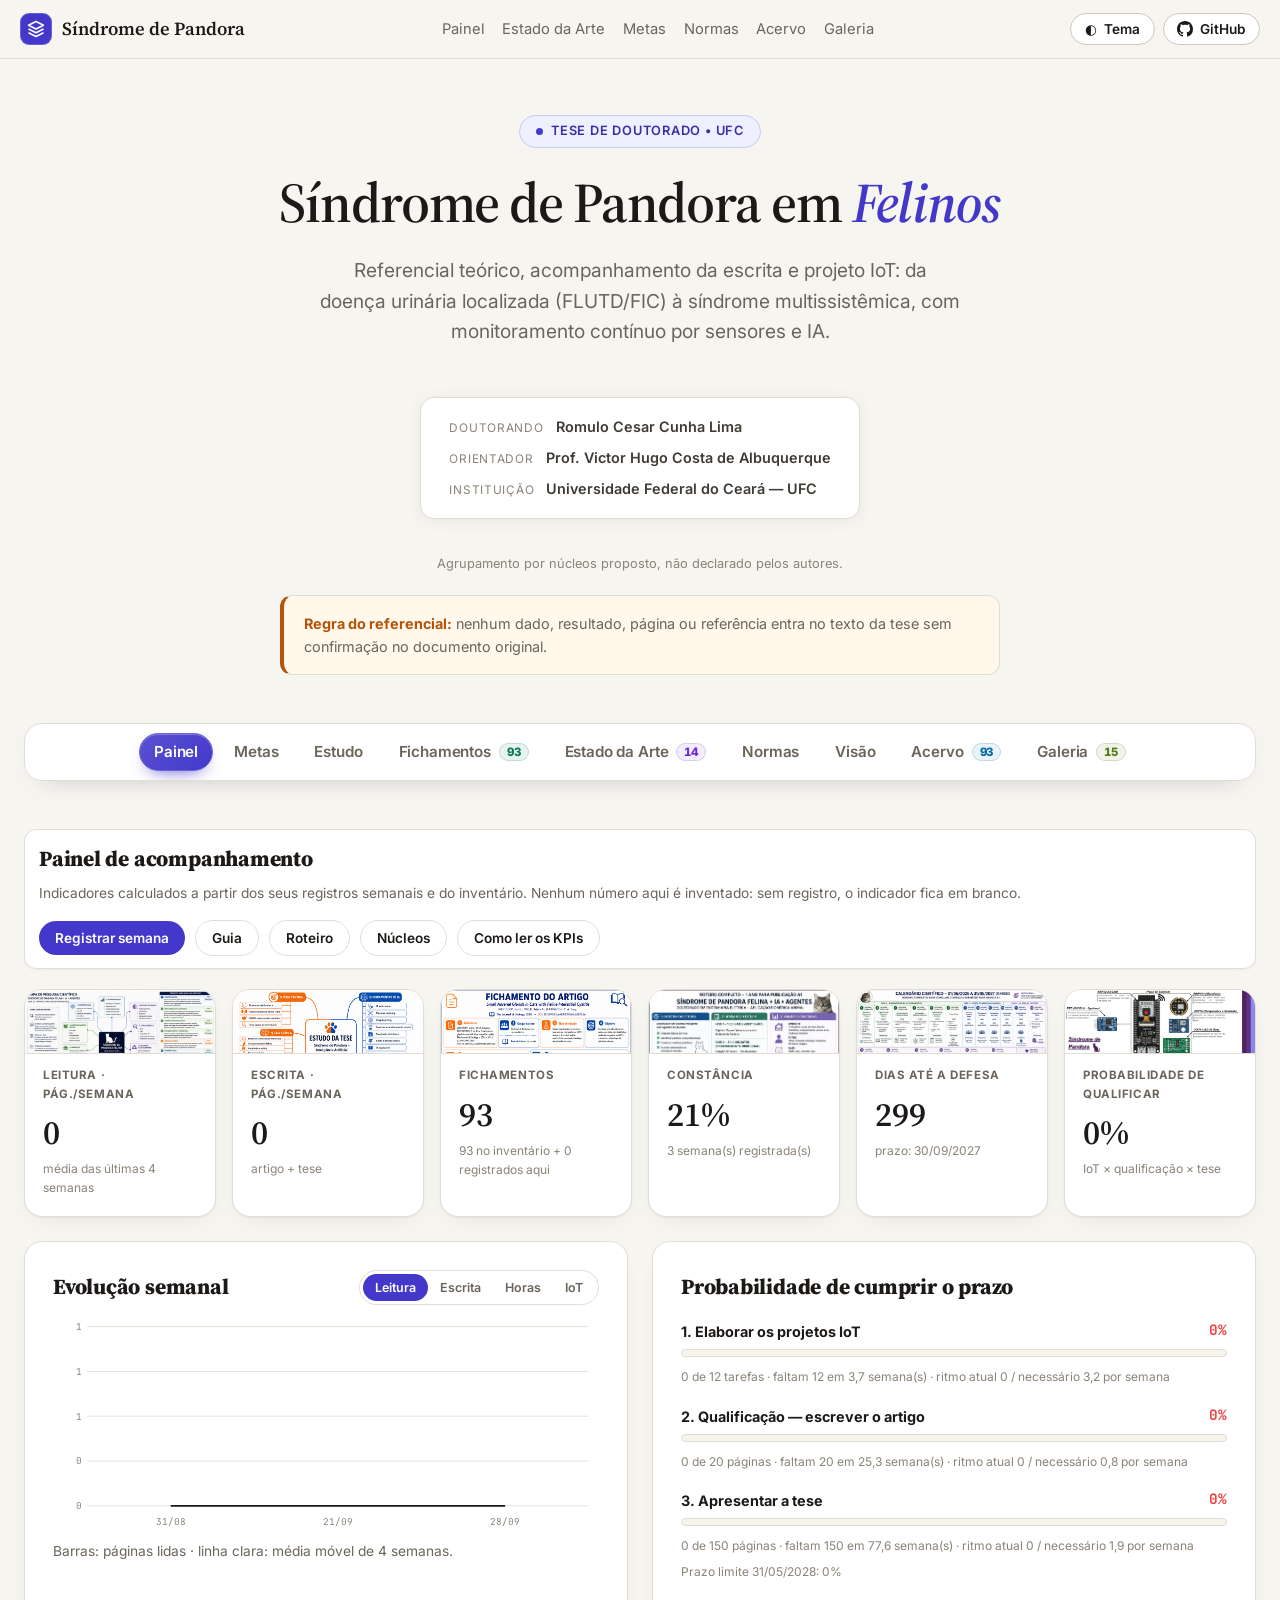
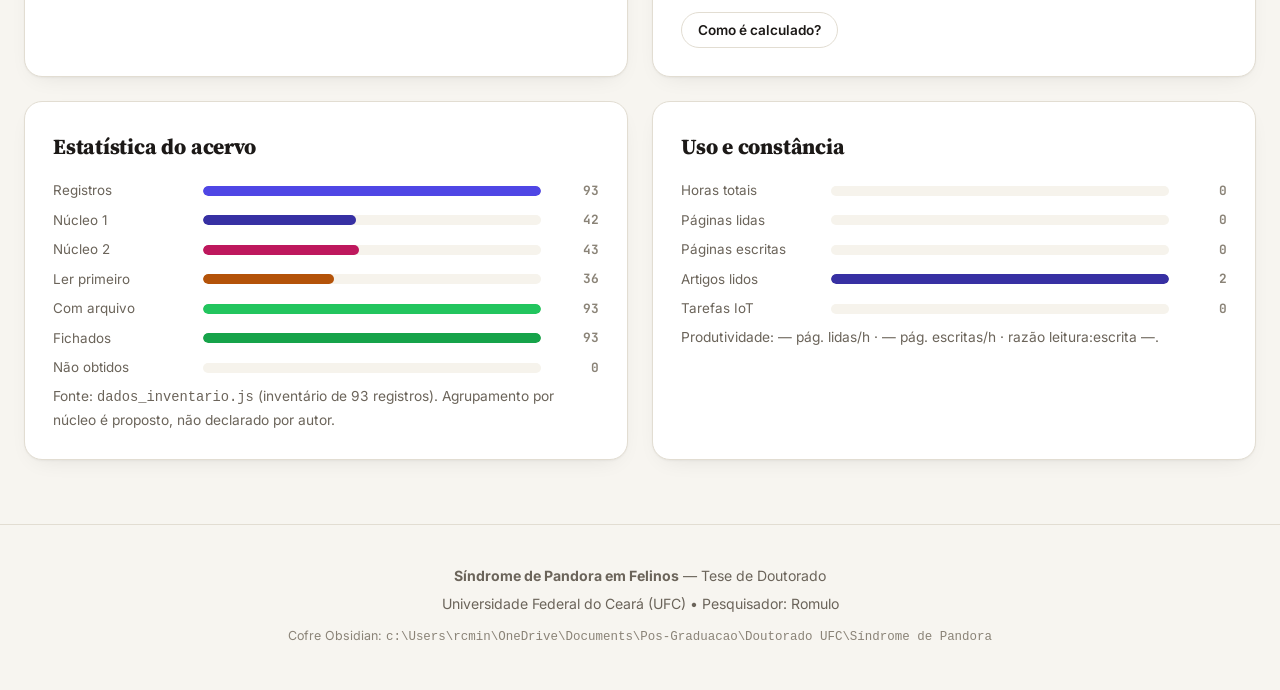
<file: index.html>
<!DOCTYPE html>
<html lang="pt-BR">
<head>
  <script>try { if (localStorage.getItem('pandora_tema') === 'dark') document.documentElement.dataset.theme = 'dark'; } catch (e) {}</script>
  <meta charset="UTF-8">
  <meta name="viewport" content="width=device-width, initial-scale=1.0">
  <meta name="description" content="Dashboard e portal do referencial teórico da tese de doutorado sobre Síndrome de Pandora em Felinos - Universidade Federal do Ceará (UFC).">
  <meta name="author" content="Romulo">
  <title>Síndrome de Pandora em Felinos — Tese de Doutorado (UFC)</title>
  
  <!-- Google Fonts: Plus Jakarta Sans & JetBrains Mono -->
  <link rel="preconnect" href="https://fonts.googleapis.com">
  <link rel="preconnect" href="https://fonts.gstatic.com" crossorigin>
  <link href="https://fonts.googleapis.com/css2?family=Inter:wght@400;500;600;700&family=Source+Serif+4:ital,opsz,wght@0,8..60,500;0,8..60,600;1,8..60,500;1,8..60,600&family=JetBrains+Mono:wght@400;500;600&display=swap" rel="stylesheet">
  
  <link rel="stylesheet" href="styles.css">
  <link rel="stylesheet" href="painel.css">
  <link rel="stylesheet" href="tema.css">
</head>
<body>

  <!-- Barra de navegação (modelo: openclaude-guia) -->
  <nav class="navbar" id="navbar">
    <div class="nav-container">
      <a href="#tab-painel" class="nav-brand" data-goto="tab-painel">
        <div class="brand-icon" aria-hidden="true">
          <svg viewBox="0 0 24 24"><path d="M12 2L2 7l10 5 10-5-10-5zM2 17l10 5 10-5M2 12l10 5 10-5"></path></svg>
        </div>
        <span>Síndrome de Pandora</span>
      </a>
      <ul class="nav-links">
        <li><a href="#tab-painel" data-goto="tab-painel">Painel</a></li>
        <li><a href="#tab-estadoarte" data-goto="tab-estadoarte">Estado da Arte</a></li>
        <li><a href="#tab-metas" data-goto="tab-metas">Metas</a></li>
        <li><a href="#tab-estudo" data-goto="tab-estudo">Normas</a></li>
        <li><a href="#tab-inventory" data-goto="tab-inventory">Acervo</a></li>
        <li><a href="#tab-galeria" data-goto="tab-galeria">Galeria</a></li>
      </ul>
      <div class="nav-actions">
        <button type="button" class="theme-toggle" id="themeToggleBtn" aria-label="Alternar tema claro/escuro">◐ <span id="themeText">Tema</span></button>
        <a href="https://github.com/rcminitor/sindrome-de-pandora" target="_blank" rel="noopener noreferrer" class="btn-github" title="Repositório do cofre no GitHub">
          <svg viewBox="0 0 24 24"><path d="M12 0C5.37 0 0 5.37 0 12c0 5.31 3.435 9.795 8.205 11.385.6.105.825-.255.825-.57 0-.285-.015-1.23-.015-2.235-3.015.555-3.795-.735-4.035-1.41-.135-.345-.72-1.41-1.23-1.695-.42-.225-1.02-.78-.015-.795.945-.015 1.62.87 1.845 1.23 1.08 1.815 2.805 1.305 3.495.99.105-.78.42-1.305.765-1.605-2.67-.3-5.46-1.335-5.46-5.925 0-1.305.465-2.385 1.23-3.225-.12-.3-.54-1.53.12-3.18 0 0 1.005-.315 3.3 1.23.96-.27 1.98-.405 3-.405s2.04.135 3 .405c2.295-1.56 3.3-1.23 3.3-1.23.66 1.65.24 2.88.12 3.18.765.84 1.23 1.905 1.23 3.225 0 4.605-2.805 5.625-5.475 5.925.435.375.81 1.095.81 2.22 0 1.605-.015 2.895-.015 3.3 0 .315.225.69.825.57A12.02 12.02 0 0024 12c0-6.63-5.37-12-12-12z"></path></svg>
          <span class="gh-text">GitHub</span>
        </a>
      </div>
    </div>
  </nav>

  <main class="container">

    <!-- Capa -->
    <header class="hero">
      <div class="badge-pill"><span class="badge-dot"></span>Tese de Doutorado • UFC</div>
      <h1>Síndrome de Pandora em <span class="hero-gradient-text">Felinos</span></h1>
      <p class="subtitle">
        Referencial teórico, acompanhamento da escrita e projeto IoT: da doença urinária localizada (FLUTD/FIC) à síndrome multissistêmica, com monitoramento contínuo por sensores e IA.
      </p>
      <div class="hero-autoria">
        <div class="hero-autoria-linha"><span class="hero-autoria-label">Doutorando</span><span class="hero-autoria-valor">Romulo Cesar Cunha Lima</span></div>
        <div class="hero-autoria-linha"><span class="hero-autoria-label">Orientador</span><span class="hero-autoria-valor" id="heroOrientador">Prof. Victor Hugo Costa de Albuquerque</span></div>
        <div class="hero-autoria-linha"><span class="hero-autoria-label">Instituição</span><span class="hero-autoria-valor">Universidade Federal do Ceará — UFC</span></div>
      </div>
      <p class="hero-note">Agrupamento por núcleos proposto, não declarado pelos autores.</p>
      <div class="scientific-alert" role="note">
        <div><strong>Regra do referencial:</strong> nenhum dado, resultado, página ou referência entra no texto da tese sem confirmação no documento original.</div>
      </div>
    </header>



    <!-- Tabs Navigation -->
    <nav class="tab-nav-wrapper" role="tablist" aria-label="Seções do projeto">
      <button class="tab-btn active" data-tab="tab-painel" role="tab" aria-selected="true" title="Painel de KPIs">
        Painel
      </button>
      <button class="tab-btn" data-tab="tab-metas" role="tab" aria-selected="false" title="Metas & Qualificação">
        Metas
      </button>
      <button class="tab-btn" data-tab="tab-agentes" role="tab" aria-selected="false" title="Estudo com Agentes (painel local)">
        Estudo
      </button>
      <button class="tab-btn" data-tab="tab-fichamentos" role="tab" aria-selected="false" title="Fichamentos">
        Fichamentos <span class="tab-badge" id="fiCount">0</span>
      </button>
      <button class="tab-btn" data-tab="tab-estadoarte" role="tab" aria-selected="false" title="Estado da Arte">
        Estado da Arte <span class="tab-badge" id="eaCount">0</span>
      </button>
      <button class="tab-btn" data-tab="tab-estudo" role="tab" aria-selected="false" title="Estudo & Normas">
        Normas
      </button>
      <button class="tab-btn" data-tab="tab-overview" role="tab" aria-selected="false" title="Visão Geral & Espinha Dorsal">
        Visão
      </button>
      <button class="tab-btn" data-tab="tab-inventory" role="tab" aria-selected="false" title="Acervo e Inventário">
        Acervo <span class="tab-badge" id="acervoBadge">0</span>
      </button>
      <button class="tab-btn" data-tab="tab-galeria" role="tab" aria-selected="false" title="Galeria de imagens e mapas mentais">
        Galeria <span class="tab-badge" id="galeriaCount">0</span>
      </button>
    </nav>

    <!-- TAB 1: VISÃO GERAL -->
    <div class="tab-pane" id="tab-overview" role="tabpanel">
      <div class="overview-grid">
        
        <div class="content-card">
          <h3 class="card-title">Espinha Dorsal do Referencial Teórico</h3>
          <p style="color: var(--text-muted); font-size: 0.92rem;">
            O encadeamento conceitual sustentado pelo acervo (proposto na varredura, não declarado por autor único):
          </p>

          <div class="pipeline-steps">
            <div class="step-item">
              <div class="step-number">1</div>
              <div class="step-content">
                <div class="step-title">FIC como Problema Clínico e Ruptura Conceitual</div>
                <div class="step-desc">
                  Evolução histórica de FUS (Síndrome Urológica Felina) e CIF até a proposta formal da Síndrome de Pandora como afecção multissistêmica.
                </div>
                <div class="step-sources">
                  <span class="source-tag">#51 Buffington (2014)</span>
                  <span class="source-tag">#19 Buffington (2011)</span>
                </div>
              </div>
            </div>

            <div class="step-item">
              <div class="step-number">2</div>
              <div class="step-content">
                <div class="step-title">Substrato Neuroendócrino e Eixo HHA</div>
                <div class="step-desc">
                  Hiper-reatividade simpática, hiporreatividade do eixo HHA com glândulas adrenais reduzidas e desregulação de cortisol sob estresse crônico.
                </div>
                <div class="step-sources">
                  <span class="source-tag">#50 Westropp et al. (2003)</span>
                </div>
              </div>
            </div>

            <div class="step-item">
              <div class="step-number">3</div>
              <div class="step-content">
                <div class="step-title">Ambiente e Estresse como Gatilho ("Sickness Behaviors")</div>
                <div class="step-desc">
                  Eventos externos incomuns desencadeando comportamentos de mal-estar (vômito, anorexia, eliminação periúria) tanto em gatos com FIC quanto em gatos saudáveis.
                </div>
                <div class="step-sources">
                  <span class="source-tag">#53 Stella et al. (2011)</span>
                  <span class="source-tag">S4 Amat (2016)</span>
                  <span class="source-tag">S1 Foreman-Worsky (2019)</span>
                </div>
              </div>
            </div>

            <div class="step-item">
              <div class="step-number">4</div>
              <div class="step-content">
                <div class="step-title">Manejo Ambiental Multimodal (MEMO) como Intervenção</div>
                <div class="step-desc">
                  Intervenção no ambiente doméstico (recursos essenciais, áreas de escape, controle de estímulos estressores) com redução drástica das recidivas clínicas.
                </div>
                <div class="step-sources">
                  <span class="source-tag">S2 Buffington et al. (2006)</span>
                  <span class="source-tag">#16 MacLeod et al. (2025)</span>
                </div>
              </div>
            </div>

            <div class="step-item">
              <div class="step-number">5</div>
              <div class="step-content">
                <div class="step-title">Captura dos Sinais por Sensores e Inteligência Artificial</div>
                <div class="step-desc">
                  Monitoramento contínuo de sinais vitais, postura e etologia felina através de visão computacional, IoT e LLMs multimodais para predição e apoio diagnóstico.
                </div>
                <div class="step-sources">
                  <span class="source-tag">#5 Remote Vital Sensing (2025)</span>
                  <span class="source-tag">#6 Deep Learning Vet (2025)</span>
                  <span class="source-tag">#14 Meow-Omni 1 (2026)</span>
                </div>
              </div>
            </div>
          </div>
        </div>

        <div style="display: flex; flex-direction: column; gap: 24px;">
          <!-- Lacuna Card -->
          <div class="content-card lacuna-card">
            <h3 class="card-title" style="color: var(--orange-soft);">Hipótese Central de Lacuna</h3>
            <p class="lacuna-highlight">
              <strong>Ainda não contrariada no acervo:</strong> Não existe na literatura atual nenhum trabalho que aplique 
              <strong>sensores ou modelos de IA</strong> ao monitoramento contínuo de gatos especificamente acometidos por 
              <strong class="pink-text">Síndrome de Pandora</strong>.
            </p>
            <p style="font-size: 0.85rem; color: var(--text-muted); margin-top: 12px;">
              Essa lacuna científica posiciona a tese como trabalho de vanguarda interdisciplinar entre a Medicina Veterinária e a Ciência da Computação.
            </p>
          </div>

          <!-- API Card -->
          <div class="content-card">
            <h3 class="card-title">Sistema & API de Diagnóstico</h3>
            <p style="font-size: 0.88rem; color: var(--text-muted); margin-bottom: 12px;">
              O projeto prático de apoio ao diagnóstico (API multiagente) é mantido em repositório dedicado fora do cofre de notas:
            </p>
            <div class="drawer-code-block">
              C:\Users\rcmin\Projetos\sistema-diagnostico-pandora_01
            </div>
            <p style="font-size: 0.78rem; color: var(--text-dim); margin-top: 8px;">
              Garante separação entre o referencial bibliográfico da tese e o código-fonte computacional.
            </p>
          </div>
        </div>

      </div>
    </div>

    <!-- TAB 2: INVENTÁRIO & ARTIGOS -->
    <div class="tab-pane" id="tab-inventory" role="tabpanel">
      <section class="inventory-graph" aria-labelledby="inventoryGraphTitle">
        <div class="inventory-graph-header">
          <div>
            <span class="inventory-graph-kicker">Mapa de conhecimento</span>
            <h2 id="inventoryGraphTitle">Relações entre fontes e conceitos do acervo</h2>
            <p>Explore as comunidades temáticas, as conexões e os conceitos centrais identificados no acervo.</p>
          </div>
          <a class="pn-btn" href="graphify-out/graph.html" target="_blank" rel="noopener">Abrir grafo em tela cheia ↗</a>
        </div>
        <iframe
          class="inventory-graph-frame"
          src="graphify-out/graph.html"
          title="Grafo interativo do acervo da Síndrome de Pandora"
          loading="lazy"
          allowfullscreen
        ></iframe>
        <p class="inventory-graph-note">O agrupamento em comunidades é uma análise proposta pelo Graphify; não foi declarado pelos autores das fontes.</p>
      </section>
      
      <!-- Filter Bar -->
      <div class="filter-bar">
        <div class="inventory-command-bar">
          <div>
            <h2 class="inventory-heading">Acervo de artigos e TCC</h2>
            <p class="inventory-subtitle">Cada fonte publicada deve possuir um PDF válido e uma nota correspondente no cofre.</p>
          </div>
          <div class="pn-actions">
            <button class="pn-btn" id="acervoHealthBtn" type="button">Saúde do acervo</button>
            <button class="pn-btn pn-btn-primary" id="addPdfBtn" type="button">Adicionar PDF</button>
          </div>
        </div>
        <div class="search-box">
          <span class="search-icon" aria-hidden="true"><svg viewBox="0 0 24 24" width="16" height="16" fill="none" stroke="currentColor" stroke-width="2" stroke-linecap="round"><circle cx="11" cy="11" r="7"/><path d="m20 20-3.5-3.5"/></svg></span>
          <input 
            type="text" 
            class="search-input" 
            id="searchInput" 
            placeholder="Pesquisar por título, autor, código (#51), tema ou ano..."
            aria-label="Campo de busca de artigos"
          >
        </div>

        <div class="pill-filters" role="group" aria-label="Filtros rápidos">
          <button class="filter-pill active" data-filter="all" type="button">Todos</button>
          <button class="filter-pill" data-filter="n1" type="button">Núcleo 1 (Clínico/Fisiológico)</button>
          <button class="filter-pill" data-filter="n2" type="button">Núcleo 2 (Ambiente & IA)</button>
          <button class="filter-pill" data-filter="ler-primeiro" type="button">Ler Primeiro</button>
          <button class="filter-pill" data-filter="fichados" type="button">Fichados</button>
          <button class="filter-pill" data-filter="nao-fichados" type="button">Não fichado</button>
          <button class="filter-pill" data-filter="lidos" type="button">Eu li</button>
        </div>

        <div class="results-info">
          <span id="resultCount">Carregando artigos...</span>
          <span>Clique em qualquer card para ver a ficha detalhada</span>
        </div>
      </div>

      <!-- Articles Grid Container -->
      <div class="articles-grid" id="articlesGrid">
        <!-- Rendered via JS -->
      </div>
    </div>

    <div class="pn-modal" id="acervoHealthModal" role="dialog" aria-modal="true" aria-labelledby="acervoHealthTitle" hidden>
      <div class="pn-modal-box add-pdf-modal-box">
        <button class="pn-modal-close" id="acervoHealthCloseBtn" type="button" aria-label="Fechar">×</button>
        <h2 id="acervoHealthTitle">Saúde do acervo</h2>
        <p class="pn-muted">Diagnóstico consolidado. A regra obrigatória é: sem PDF válido na pasta oficial, sem publicação.</p>
        <div id="acervoHealthContent" class="pn-note" role="status" aria-live="polite">Calculando…</div>
        <div class="pn-actions" style="justify-content:flex-end;margin-top:16px">
          <button class="pn-btn" id="acervoHealthRefreshBtn" type="button">Atualizar diagnóstico</button>
        </div>
      </div>
    </div>

    <div class="pn-modal" id="addPdfModal" role="dialog" aria-modal="true" aria-labelledby="addPdfTitle" hidden>
      <div class="pn-modal-box add-pdf-modal-box">
        <button class="pn-modal-close" id="addPdfCloseBtn" type="button" aria-label="Fechar">
          <svg viewBox="0 0 24 24" width="16" height="16" fill="none" stroke="currentColor" stroke-width="2" stroke-linecap="round"><path d="M6 6l12 12M18 6 6 18"/></svg>
        </button>
        <h2 id="addPdfTitle">Adicionar PDF ao Acervo</h2>
        <p class="pn-muted">O PDF será salvo em <code>PDF/A_classificar</code>. A fonte só aparecerá no Acervo depois que o Guardião validar PDF, código, título e duplicatas.</p>
        <div class="pn-note add-pdf-connection" id="addPdfConnection">Verificando o Painel de Estudo local…</div>
        <form class="pn-form add-pdf-form" id="addPdfForm">
          <fieldset id="addPdfFields" disabled>
            <div class="pn-note">
              <label>Caixa de entrada <code>PDF/_Entrada</code>
                <select name="entrada" id="inboxPdf">
                  <option value="">Carregando PDFs encontrados…</option>
                </select>
              </label>
              <div class="pn-actions" style="margin-top:8px">
                <button class="pn-btn" id="refreshInboxBtn" type="button">Atualizar caixa</button>
              </div>
              <p class="pn-muted" id="inboxPdfHint">Arquivos nessa pasta são apenas analisados; não entram no Acervo antes da confirmação.</p>
            </div>
            <label>Ou selecione um PDF do artigo ou TCC
              <input type="file" id="addPdfFile" name="pdf" accept="application/pdf,.pdf">
            </label>
            <div class="add-pdf-grid">
              <label>Código
                <input type="text" name="codigo" placeholder="Ex.: 68, N46 ou S12" maxlength="7" required>
              </label>
              <label>Tipo
                <select name="tipo_documento" required>
                  <option value="Artigo">Artigo</option>
                  <option value="TCC">TCC</option>
                </select>
              </label>
            </div>
            <label>Título completo
              <input type="text" name="titulo" required>
            </label>
            <div class="add-pdf-grid">
              <label>Ano
                <input type="text" name="ano" inputmode="numeric" maxlength="4" placeholder="Vazio = NÃO CONFIRMADO">
              </label>
              <label>Núcleo proposto
                <select name="nucleo">
                  <option value="A classificar">A classificar</option>
                  <option value="Núcleo 1">Núcleo 1</option>
                  <option value="Núcleo 2">Núcleo 2</option>
                </select>
              </label>
              <label>Prioridade
                <select name="fase">
                  <option value="A classificar">A classificar</option>
                  <option value="Ler primeiro">Ler primeiro</option>
                  <option value="Ler depois">Ler depois</option>
                </select>
              </label>
            </div>
            <label>Tema
              <input type="text" name="tema" placeholder="Opcional; pode ser classificado depois">
            </label>
            <label>Referência ABNT
              <textarea name="referencia" rows="3" placeholder="Opcional. Será marcada como A CONFERIR até a leitura do PDF."></textarea>
            </label>
            <div class="pn-actions add-pdf-actions">
              <button class="pn-btn" id="addPdfCancelBtn" type="button">Cancelar</button>
              <button class="pn-btn pn-btn-primary" id="addPdfSubmitBtn" type="submit">Validar e adicionar</button>
            </div>
          </fieldset>
        </form>
        <p class="add-pdf-result" id="addPdfResult" role="status" aria-live="polite"></p>
      </div>
    </div>

    <!-- TAB 3: ROTEIRO SEMANAL -->
    <div class="tab-pane" id="tab-roadmap" role="tabpanel">
      <div class="pn-actions" style="flex-wrap:wrap;gap:8px;margin-bottom:20px">
        <button class="pn-btn" data-goto="tab-painel" type="button">← Painel</button>
        <button class="pn-btn" data-goto="tab-registro" type="button">Registrar semana</button>
        <button class="pn-btn" data-goto="tab-guia" type="button">Guia</button>
        <button class="pn-btn pn-btn-primary" data-goto="tab-roadmap" type="button">Roteiro</button>
        <button class="pn-btn" data-goto="tab-nucleos" type="button">Núcleos</button>
        <button class="pn-btn" data-modal="modalKpiAjuda" type="button">Como ler os KPIs</button>
      </div>
      <div class="roadmap-container">

        <!-- Semana 1 -->
        <div class="week-block">
          <div class="week-header">
            <div class="week-title-group">
              <div class="week-num-badge">1</div>
              <h3 class="week-title">Semana 1 — O Alicerce Clínico-Fisiológico & Início da Escrita</h3>
            </div>
            <div class="week-meta-goal">
              Meta: "1. Da Doença Localizada à Síndrome Sistêmica: De FUS a Pandora"
            </div>
          </div>
          <div class="week-content">
            <table class="week-table">
              <thead>
                <tr>
                  <th>Cód.</th>
                  <th>Artigo & Autores</th>
                  <th>Status</th>
                  <th>Tema Principal</th>
                  <th>DOI Oficial (Web)</th>
                </tr>
              </thead>
              <tbody>
                <tr>
                  <td><strong>#51</strong></td>
                  <td><strong>From FUS to Pandora syndrome</strong><br><small>Buffington, Westropp & Chew (2014)</small></td>
                  <td><span class="status-badge status-done">Fichado</span></td>
                  <td>Virada conceitual definitiva da síndrome</td>
                  <td><a href="https://doi.org/10.1177/1098612X14530212" target="_blank" rel="noopener noreferrer" class="doi-link">10.1177/1098612X14530212 ↗</a></td>
                </tr>
                <tr>
                  <td><strong>#53</strong></td>
                  <td><strong>Sickness behaviors in response to unusual external events</strong><br><small>Stella, Lord & Buffington (2011)</small></td>
                  <td><span class="status-badge status-done">Fichado</span></td>
                  <td>Comportamentos de mal-estar sob estresse externo</td>
                  <td><a href="https://doi.org/10.2460/javma.238.1.67" target="_blank" rel="noopener noreferrer" class="doi-link">10.2460/javma.238.1.67 ↗</a></td>
                </tr>
                <tr>
                  <td><strong>S2</strong></td>
                  <td><strong>Clinical evaluation of multimodal environmental modification (MEMO)</strong><br><small>Buffington et al. (2006)</small></td>
                  <td><span class="status-badge status-priority">Ler agora</span></td>
                  <td>Avaliação clínica do manejo MEMO em domicílio</td>
                  <td><a href="https://doi.org/10.2460/javma.228.5.722" target="_blank" rel="noopener noreferrer" class="doi-link">10.2460/javma.228.5.722 ↗</a></td>
                </tr>
                <tr>
                  <td><strong>#50</strong></td>
                  <td><strong>Small adrenal glands in cats with feline interstitial cystitis</strong><br><small>Westropp, Welk & Buffington (2003)</small></td>
                  <td><span class="status-badge status-later">Ler a seguir</span></td>
                  <td>Tamanho adrenal e eixo neuroendócrino HHA</td>
                  <td><a href="https://doi.org/10.1097/01.ju.0000094184.28821.1a" target="_blank" rel="noopener noreferrer" class="doi-link">10.1097/01.ju... ↗</a></td>
                </tr>
              </tbody>
            </table>
          </div>
        </div>

        <!-- Semana 2 -->
        <div class="week-block">
          <div class="week-header">
            <div class="week-title-group">
              <div class="week-num-badge">2</div>
              <h3 class="week-title">Semana 2 — O Estado da Arte Clínico & Fatores Socioambientais</h3>
            </div>
            <div class="week-meta-goal">
              Meta: "2. O Manejo Baseado em Evidências e a Vulnerabilidade Socioambiental"
            </div>
          </div>
          <div class="week-content">
            <table class="week-table">
              <thead>
                <tr>
                  <th>Cód.</th>
                  <th>Artigo & Autores</th>
                  <th>Tipo / Enfoque</th>
                  <th>Tema Principal</th>
                  <th>DOI Oficial (Web)</th>
                </tr>
              </thead>
              <tbody>
                <tr>
                  <td><strong>#16</strong></td>
                  <td><strong>Understanding the current evidence base for management of recurrent FIC</strong><br><small>MacLeod et al. (2025)</small></td>
                  <td>Revisão Sistemática</td>
                  <td>Revisão recente de intervenções clínicas</td>
                  <td><a href="https://doi.org/10.1080/00480169.2025.2477542" target="_blank" rel="noopener noreferrer" class="doi-link">10.1080/00480169... ↗</a></td>
                </tr>
                <tr>
                  <td><strong>#17</strong></td>
                  <td><strong>Prevalence, Risk Factors, Pathophysiology, Potential Biomarkers and Management</strong><br><small>Naarden & Corbee (2022)</small></td>
                  <td>Revisão Ampla</td>
                  <td>Atualização geral de fisiopatologia e biomarcadores</td>
                  <td><a href="https://doi.org/10.3390/ani12243453" target="_blank" rel="noopener noreferrer" class="doi-link">10.3390/ani12243453 ↗</a></td>
                </tr>
                <tr>
                  <td><strong>S1</strong></td>
                  <td><strong>Social and environmental factors and indoor cat welfare</strong><br><small>Foreman-Worsky et al. (2019)</small></td>
                  <td>Revisão Sistemática</td>
                  <td>Confinamento em ambientes internos e bem-estar</td>
                  <td><a href="https://doi.org/10.1016/j.applanim.2019.05.008" target="_blank" rel="noopener noreferrer" class="doi-link">10.1016/j.applanim... ↗</a></td>
                </tr>
                <tr>
                  <td><strong>S4</strong></td>
                  <td><strong>Stress in owned cats: behavioural changes and welfare implications</strong><br><small>Amat et al. (2016)</small></td>
                  <td>Estudo Comportamental</td>
                  <td>Respostas comportamentais ao estresse doméstico</td>
                  <td><a href="https://doi.org/10.1016/j.jveb.2015.11.002" target="_blank" rel="noopener noreferrer" class="doi-link">10.1016/j.jveb... ↗</a></td>
                </tr>
              </tbody>
            </table>
          </div>
        </div>

        <!-- Semana 3 -->
        <div class="week-block">
          <div class="week-header">
            <div class="week-title-group">
              <div class="week-num-badge">3</div>
              <h3 class="week-title">Semana 3 — O Salto Tecnológico (Sensores, Visão Computacional e IA)</h3>
            </div>
            <div class="week-meta-goal">
              Meta: "3. A Lacuna Diagnóstica e o Monitoramento Contínuo com IA"
            </div>
          </div>
          <div class="week-content">
            <table class="week-table">
              <thead>
                <tr>
                  <th>Cód.</th>
                  <th>Artigo & Autores</th>
                  <th>Inovação Tecnológica</th>
                  <th>Tema Principal</th>
                  <th>DOI Oficial (Web)</th>
                </tr>
              </thead>
              <tbody>
                <tr>
                  <td><strong>#5</strong></td>
                  <td><strong>Remote Vital Sensing in Clinical Veterinary Medicine</strong><br><small>Review (2025)</small></td>
                  <td>Sensores Remotos & IoT</td>
                  <td>Monitoramento de sinais vitais contínuos sem estresse</td>
                  <td><a href="https://doi.org/10.3390/vetsci12020161" target="_blank" rel="noopener noreferrer" class="doi-link">10.3390/vetsci12020161 ↗</a></td>
                </tr>
                <tr>
                  <td><strong>#6</strong></td>
                  <td><strong>Review of applications of deep learning in veterinary diagnostics</strong><br><small>Review (2025)</small></td>
                  <td>Redes Neurais Profundas</td>
                  <td>Aplicações de deep learning no diagnóstico veterinário</td>
                  <td><a href="https://doi.org/10.1016/j.compag.2024.109676" target="_blank" rel="noopener noreferrer" class="doi-link">10.1016/j.compag... ↗</a></td>
                </tr>
                <tr>
                  <td><strong>#14</strong></td>
                  <td><strong>Meow-Omni 1: A Multimodal Large Language Model for Feline Ethology</strong><br><small>(2026)</small></td>
                  <td>Multimodal LLM</td>
                  <td>Interpretação multimodal de comportamento e postura felina</td>
                  <td><a href="https://doi.org/10.48550/arXiv.2602.04683" target="_blank" rel="noopener noreferrer" class="doi-link">10.48550/arXiv... ↗</a></td>
                </tr>
              </tbody>
            </table>
          </div>
        </div>

      </div>
    </div>

    <!-- TAB 4: NÚCLEOS DA PESQUISA -->
    <div class="tab-pane" id="tab-nucleos" role="tabpanel">
      <div class="pn-actions" style="flex-wrap:wrap;gap:8px;margin-bottom:20px">
        <button class="pn-btn" data-goto="tab-painel" type="button">← Painel</button>
        <button class="pn-btn" data-goto="tab-registro" type="button">Registrar semana</button>
        <button class="pn-btn" data-goto="tab-guia" type="button">Guia</button>
        <button class="pn-btn" data-goto="tab-roadmap" type="button">Roteiro</button>
        <button class="pn-btn pn-btn-primary" data-goto="tab-nucleos" type="button">Núcleos</button>
        <button class="pn-btn" data-modal="modalKpiAjuda" type="button">Como ler os KPIs</button>
      </div>
      <div class="nucleos-grid">
        
        <!-- Núcleo 1 -->
        <div class="nucleo-card n1">
          <span class="nucleo-badge">Núcleo 1 Proposto (<span id="nucleo1Count">0</span> Fontes)</span>
          <h3 class="nucleo-title">Base Histórica, Clínica e Fisiológica</h3>
          <p class="nucleo-desc">
            Compreende a transição da afecção pontual urológica para o modelo sistêmico neuroendócrino. 
            Mapeia as respostas fisiológicas ao estresse, a hiporreatividade adrenal do eixo HHA e o excesso de tônus simpático.
          </p>
          <ul class="nucleo-topics">
            <li><span class="bullet">▸</span> Doenças do trato urinário inferior felino (FLUTD e FUS histórico)</li>
            <li><span class="bullet">▸</span> Cistite idiopática (FIC) e intersticial</li>
            <li><span class="bullet">▸</span> Proposta formal da Síndrome de Pandora como doença sistêmica</li>
            <li><span class="bullet">▸</span> Eixo hipotálamo-hipófise-adrenal (HHA) e glândulas adrenais</li>
            <li><span class="bullet">▸</span> Hiperatividade do sistema nervoso simpático e mediadores de dor</li>
            <li><span class="bullet">▸</span> Diagnóstico diferencial de infecção bacteriana (Diretriz ISCAID)</li>
          </ul>
        </div>

        <!-- Núcleo 2 -->
        <div class="nucleo-card n2">
          <span class="nucleo-badge">Núcleo 2 Proposto (<span id="nucleo2Count">0</span> Fontes)</span>
          <h3 class="nucleo-title">Ambiente, Comportamento e Tecnologia</h3>
          <p class="nucleo-desc">
            Foca no impacto do ambiente confinado na etologia felina, nas respostas comportamentais a eventos externos, 
            no enriquecimento ambiental e nas fronteiras computacionais com sensores e Inteligência Artificial.
          </p>
          <ul class="nucleo-topics">
            <li><span class="bullet">▸</span> Comportamento e respostas ao estresse doméstico ("sickness behaviors")</li>
            <li><span class="bullet">▸</span> Confinamento em ambientes internos e relação tutor–gato</li>
            <li><span class="bullet">▸</span> Manejo Ambiental Multimodal (MEMO) e recursos essenciais</li>
            <li><span class="bullet">▸</span> Sensores biométricos remotos e monitoramento fisiológico contínuo</li>
            <li><span class="bullet">▸</span> Visão computacional e redes neurais profundas para detecção de postura</li>
            <li><span class="bullet">▸</span> Modelos de Linguagem Multimodais aplicados à etologia felina</li>
          </ul>
        </div>

      </div>
    </div>


    <!-- PÁGINA: PAINEL DE KPIs -->
    <div class="tab-pane active" id="tab-painel" role="tabpanel">
      <div class="pn-toolbar">
        <div>
          <h3 class="card-title" style="margin:0">Painel de acompanhamento</h3>
          <p class="pn-muted">Indicadores calculados a partir dos seus registros semanais e do inventário. Nenhum número aqui é inventado: sem registro, o indicador fica em branco.</p>
        </div>
        <div class="pn-actions">
          <button class="pn-btn pn-btn-primary" data-goto="tab-registro" type="button">Registrar semana</button>
          <button class="pn-btn" data-goto="tab-guia" type="button">Guia</button>
          <button class="pn-btn" data-goto="tab-roadmap" type="button">Roteiro</button>
          <button class="pn-btn" data-goto="tab-nucleos" type="button">Núcleos</button>
          <button class="pn-btn" data-modal="modalKpiAjuda" type="button">Como ler os KPIs</button>
        </div>
      </div>

      <div class="pn-kpis" id="pnKpis"></div>

      <div class="pn-grid-2">
        <div class="content-card">
          <div class="pn-card-head">
            <h3 class="card-title">Evolução semanal</h3>
            <div class="pn-seg" role="group" aria-label="Métrica do gráfico">
              <button class="pn-seg-btn active" data-metric="leitura" type="button">Leitura</button>
              <button class="pn-seg-btn" data-metric="escrita" type="button">Escrita</button>
              <button class="pn-seg-btn" data-metric="horas" type="button">Horas</button>
              <button class="pn-seg-btn" data-metric="iot" type="button">IoT</button>
            </div>
          </div>
          <div id="pnChart" class="pn-chart"></div>
          <p class="pn-muted" id="pnChartLegend"></p>
        </div>
        <div class="content-card">
          <h3 class="card-title">Probabilidade de cumprir o prazo</h3>
          <div id="pnProb"></div>
          <button class="pn-btn" data-modal="modalProbAjuda" type="button" style="margin-top:12px">Como é calculado?</button>
        </div>
      </div>

      <div class="pn-grid-2">
        <div class="content-card">
          <h3 class="card-title">Estatística do acervo</h3>
          <div id="pnAcervo"></div>
        </div>
        <div class="content-card">
          <h3 class="card-title">Uso e constância</h3>
          <div id="pnUso"></div>
        </div>
      </div>

    </div>

    <!-- PÁGINA: REGISTRO SEMANAL -->
    <div class="tab-pane" id="tab-registro" role="tabpanel">
      <div class="pn-actions" style="flex-wrap:wrap;gap:8px;margin-bottom:20px">
        <button class="pn-btn" data-goto="tab-painel" type="button">← Painel</button>
        <button class="pn-btn pn-btn-primary" data-goto="tab-registro" type="button">Registrar semana</button>
        <button class="pn-btn" data-goto="tab-guia" type="button">Guia</button>
        <button class="pn-btn" data-goto="tab-roadmap" type="button">Roteiro</button>
        <button class="pn-btn" data-goto="tab-nucleos" type="button">Núcleos</button>
        <button class="pn-btn" data-modal="modalKpiAjuda" type="button">Como ler os KPIs</button>
      </div>
      <div class="pn-grid-2">
        <div class="content-card">
          <h3 class="card-title">Registrar uma semana</h3>
          <form id="pnForm" class="pn-form">
            <label>Semana (segunda-feira)<input type="date" name="semana" required></label>
            <label>Páginas lidas<input type="number" name="paginasLidas" min="0" step="1" value="0"></label>
            <label>Artigos lidos<input type="number" name="artigosLidos" min="0" step="1" value="0"></label>
            <label>Fichamentos concluídos<input type="number" name="fichamentos" min="0" step="1" value="0"></label>
            <label>Páginas escritas — artigo<input type="number" name="pagArtigo" min="0" step="0.5" value="0"></label>
            <label>Páginas escritas — tese<input type="number" name="pagTese" min="0" step="0.5" value="0"></label>
            <label>Tarefas IoT concluídas<input type="number" name="tarefasIot" min="0" step="1" value="0"></label>
            <label>Horas de estudo<input type="number" name="horas" min="0" step="0.5" value="0"></label>
            <label class="pn-span2">Observação<input type="text" name="obs" maxlength="200" placeholder="Ex.: fichei o S2 (MEMO)"></label>
            <div class="pn-span2 pn-actions">
              <button class="pn-btn pn-btn-primary" type="submit">Salvar semana</button>
              <button class="pn-btn" type="reset">Limpar</button>
            </div>
          </form>
          <p class="pn-muted">Se a semana já existir, ela é substituída. Os dados ficam salvos neste navegador; use <strong>Exportar</strong> para guardar uma cópia no cofre (OneDrive).</p>
        </div>
        <div class="content-card">
          <h3 class="card-title">Dados</h3>
          <div class="pn-actions" style="flex-wrap:wrap">
            <button class="pn-btn" id="pnExport" type="button">Exportar JSON</button>
            <label class="pn-btn" style="cursor:pointer">Importar JSON<input type="file" id="pnImport" accept="application/json" hidden></label>
            <button class="pn-btn pn-btn-danger" id="pnClear" type="button">Apagar registros</button>
          </div>
          <p class="pn-muted" style="margin-top:12px">Sugestão: salve o arquivo exportado como <code>Excel/acompanhamento_semanal.json</code>.</p>
        </div>
      </div>
      <div class="content-card">
        <h3 class="card-title">Histórico</h3>
        <div class="pn-table-wrap"><table class="week-table" id="pnTabela"></table></div>
      </div>
    </div>

    <!-- PÁGINA: METAS & QUALIFICAÇÃO -->
        <div class="tab-pane" id="tab-metas" role="tabpanel">
      <!-- CRONOGRAMA INTERATIVO DE ATIVIDADES E MARCOS -->
      <div class="content-card" id="cronogramaCard">
        <div class="pn-card-head">
          <div>
            <h3 class="card-title">Cronograma do Doutorado &amp; Artigo</h3>
            <p class="pn-muted">Marque as etapas concluídas para acompanhar o avanço prático do doutorado. Os dados ficam salvos automaticamente no seu navegador.</p>
          </div>
          <div class="pn-actions">
            <div class="pn-seg" id="cronoFiltros">
              <button type="button" class="pn-seg-btn active" data-filtro="todos">Todas</button>
              <button type="button" class="pn-seg-btn" data-filtro="pendentes">Pendentes</button>
              <button type="button" class="pn-seg-btn" data-filtro="concluidos">Concluídas</button>
            </div>
            <button type="button" class="pn-btn pn-btn-sm" id="btnNovaEtapa">+ Nova etapa</button>
            <button type="button" class="pn-btn pn-btn-sm" id="btnResetCrono" title="Restaurar etapas padrão do doutorado">↺ Padrão</button>
          </div>
        </div>

        <!-- Progresso Geral do Cronograma -->
        <div class="crono-prog-box">
          <div class="pn-prob-head">
            <strong id="cronoStatusTexto">0 de 9 etapas concluídas (0%)</strong>
            <span id="cronoPrevisao" style="font-size: 0.85rem; color: var(--text-muted);">Defesa prevista: Set/2027</span>
          </div>
          <div class="pn-bar" style="height: 12px; margin-bottom: 6px;">
            <div id="cronoProgBar" style="width: 0%; background: linear-gradient(90deg, #10b981 0%, #3b82f6 100%);"></div>
          </div>
          <small class="pn-muted" style="display:block; margin-top:4px;">Dica: Clique no botão circular à esquerda de qualquer etapa para alternar entre concluído e pendente.</small>
        </div>

        <!-- Lista de Etapas do Cronograma -->
        <div class="crono-list" id="pnCronogramaList"></div>

        <!-- Modal para Adicionar Etapa -->
        <div id="formNovaEtapaModal" class="pn-modal" hidden>
          <div class="pn-modal-box">
            <button type="button" class="pn-modal-close" id="fecharNovaEtapa" aria-label="Fechar">×</button>
            <h2>Adicionar Etapa ao Cronograma</h2>
            <form id="formNovaEtapa" class="pn-form" style="margin-top: 16px;">
              <label class="pn-span2">Nome da Etapa / Atividade*
                <input type="text" id="novaEtapaNome" required placeholder="Ex.: Submeter artigo ao periódico X">
              </label>
              <label>Prazo previsto*
                <input type="date" id="novaEtapaPrazo" required>
              </label>
              <label>Categoria
                <select id="novaEtapaCat" class="pn-input" style="background:var(--bg-surface); border:1px solid var(--border-glass); color:var(--text-main); border-radius:var(--radius-sm); padding:9px 10px; font:.9rem var(--font-sans);">
                  <option value="pesquisa">Pesquisa &amp; Fichamentos</option>
                  <option value="iot">Projeto IoT &amp; Bancada</option>
                  <option value="artigo">Artigo &amp; Qualificação</option>
                  <option value="ia">Análise de Dados &amp; IA</option>
                  <option value="tese">Tese &amp; Defesa</option>
                </select>
              </label>
              <label class="pn-span2">Descrição / Entregável
                <input type="text" id="novaEtapaObs" placeholder="Ex.: Relatório de testes com 3 semanas de amostragem">
              </label>
              <div class="pn-span2" style="display:flex; justify-content:flex-end; gap:8px; margin-top:8px;">
                <button type="button" class="pn-btn" id="cancelarNovaEtapa">Cancelar</button>
                <button type="submit" class="pn-btn pn-btn-primary">Salvar etapa</button>
              </div>
            </form>
          </div>
        </div>
      </div>

      <!-- CRONOGRAMA VISUAL — GANTT -->
      <div class="content-card">
        <div class="pn-card-head" style="margin-bottom:12px">
          <div>
            <h3 class="card-title">Cronograma Visual — Linha do Tempo</h3>
            <p class="pn-muted">Arraste uma barra para mover a etapa · Clique para editar · × para excluir · Linha verde = hoje</p>
          </div>
        </div>
        <div id="pnTimeline"></div>
      </div>

      <!-- CALENDÁRIO CIENTÍFICO -->
      <div class="content-card">
        <h3 class="card-title">Calendário científico — 01/06/2026 a 31/05/2027</h3>
        <div class="pn-feature"><figure class="pn-thumb pn-open-img" data-grupo="cal" data-src="Imagens/Cronogramas/Calendário_Artigo.jpeg" data-cap="Calendário científico do artigo (12 meses)" tabindex="0" role="button" aria-label="Ampliar Calendário científico do artigo (12 meses)"><img src="Imagens/Cronogramas/Calend%C3%A1rio_Artigo.jpeg" alt="Calendário científico do artigo (12 meses)" loading="lazy"><figcaption><span>Clique para ampliar</span>Calendário científico do artigo (12 meses)</figcaption></figure></div>
      </div>

      <!-- CONFIGURAR METAS -->
      <div class="content-card">
        <h3 class="card-title">Configurar metas</h3>
        <form id="pnMetasForm" class="pn-form pn-form-3"></form>
      </div>
    </div>

    <!-- PÁGINA: GALERIA -->
    <div class="tab-pane" id="tab-galeria" role="tabpanel">
      <div class="filter-bar">
        <div class="pill-filters" id="galFiltros" role="group" aria-label="Filtrar imagens"></div>
      </div>
      <div class="pn-gallery" id="pnGallery"></div>
    </div>

    <!-- PÁGINA: GUIA DIDÁTICO -->
    <div class="tab-pane" id="tab-guia" role="tabpanel">
      <div class="pn-actions" style="flex-wrap:wrap;gap:8px;margin-bottom:20px">
        <button class="pn-btn" data-goto="tab-painel" type="button">← Painel</button>
        <button class="pn-btn" data-goto="tab-registro" type="button">Registrar semana</button>
        <button class="pn-btn pn-btn-primary" data-goto="tab-guia" type="button">Guia</button>
        <button class="pn-btn" data-goto="tab-roadmap" type="button">Roteiro</button>
        <button class="pn-btn" data-goto="tab-nucleos" type="button">Núcleos</button>
        <button class="pn-btn" data-modal="modalKpiAjuda" type="button">Como ler os KPIs</button>
      </div>
      <div class="pn-grid-3">
        <button class="pn-tile" data-modal="modalPandora" type="button"><img class="pn-tile-img" src="Imagens/Mapas-Mentais/Mapa_Mental_Sindrome_de_Pandora.webp" alt="Mapa mental da Síndrome de Pandora" loading="lazy"><strong>O que é a Síndrome de Pandora?</strong><small>Conceito em 1 minuto</small></button>
        <button class="pn-tile" data-modal="modalHHA" type="button"><img class="pn-tile-img" src="Imagens/Fichamentos/FICHEIRO%20SMALL%20ADRENAL%20GLANDS%20IN%20CATS%20WITH%20FELINE%20INTERSTITIAL.png" alt="Ficheiro do estudo sobre adrenais" loading="lazy"><strong>Estresse, eixo HHA e simpático</strong><small>Base fisiológica</small></button>
        <button class="pn-tile" data-modal="modalMEMO" type="button"><img class="pn-tile-img" src="Imagens/Fichamentos/Ficheiro_Stress%20in%20owned%20cats_behavioural%20.png" alt="Ficheiro sobre estresse em gatos domiciliados" loading="lazy"><strong>MEMO — manejo ambiental</strong><small>Intervenção</small></button>
        <button class="pn-tile" data-modal="modalIoT" type="button"><img class="pn-tile-img" src="Imagens/Projeto-IoT/pagina-1.png" alt="Dispositivo IoT da caixa de areia" loading="lazy"><strong>Sensores, IoT e IA</strong><small>Onde está a lacuna</small></button>
        <button class="pn-tile" data-modal="modalFluxo" type="button"><img class="pn-tile-img" src="Imagens/Mapas-Mentais/Mapa_de_Pesquisa_Tese.jpeg" alt="Mapa de pesquisa da tese" loading="lazy"><strong>Fluxo de fichamento</strong><small>Os 5 pontos</small></button>
        <button class="pn-tile" data-modal="modalMarcas" type="button"><img class="pn-tile-img" src="Imagens/Mapas-Mentais/Mapa%20Mental%20Estudo%20da%20Tese.png" alt="Mapa mental do estudo da tese" loading="lazy"><strong>Marcadores de procedência</strong><small>Confirmada · parcial · a conferir · sem procedência</small></button>
      </div>
      <div class="content-card" style="margin-top:24px">
        <h3 class="card-title">Ferramentas de apoio à pesquisa</h3>
        <div class="pn-grid-2">
          <figure class="pn-thumb pn-open-img" data-grupo="fer" data-src="Imagens/Ferramentas-e-Metodo/Ferramentas de Apoio.jpeg" data-cap="6 ferramentas de apoio para sua pesquisa" tabindex="0" role="button" aria-label="Ampliar 6 ferramentas de apoio para sua pesquisa"><img src="Imagens/Ferramentas-e-Metodo/Ferramentas%20de%20Apoio.jpeg" alt="6 ferramentas de apoio para sua pesquisa" loading="lazy"><figcaption><span>Clique para ampliar</span>6 ferramentas de apoio para sua pesquisa</figcaption></figure>
          <figure class="pn-thumb pn-open-img" data-grupo="fer" data-src="Imagens/Ferramentas-e-Metodo/Ferramentas.jpeg" data-cap="Ferramentas para melhorar seu trabalho científico" tabindex="0" role="button" aria-label="Ampliar Ferramentas para melhorar seu trabalho científico"><img src="Imagens/Ferramentas-e-Metodo/Ferramentas.jpeg" alt="Ferramentas para melhorar seu trabalho científico" loading="lazy"><figcaption><span>Clique para ampliar</span>Ferramentas para melhorar seu trabalho científico</figcaption></figure>
          <figure class="pn-thumb pn-open-img" data-grupo="fer" data-src="Imagens/Ferramentas-e-Metodo/FerramentasIA.jpeg" data-cap="6 ferramentas essenciais para seu doutorado (IA)" tabindex="0" role="button" aria-label="Ampliar 6 ferramentas essenciais para seu doutorado (IA)"><img src="Imagens/Ferramentas-e-Metodo/FerramentasIA.jpeg" alt="6 ferramentas essenciais para seu doutorado (IA)" loading="lazy"><figcaption><span>Clique para ampliar</span>6 ferramentas essenciais para seu doutorado (IA)</figcaption></figure>
          <figure class="pn-thumb pn-open-img" data-grupo="fer" data-src="Imagens/Ferramentas-e-Metodo/Mendeley.jpeg" data-cap="Mendeley — seu aliado na pesquisa científica" tabindex="0" role="button" aria-label="Ampliar Mendeley — seu aliado na pesquisa científica"><img src="Imagens/Ferramentas-e-Metodo/Mendeley.jpeg" alt="Mendeley — seu aliado na pesquisa científica" loading="lazy"><figcaption><span>Clique para ampliar</span>Mendeley — seu aliado na pesquisa científica</figcaption></figure>
        </div>
      </div>
    </div>

<!-- PÁGINA: PROJETO IoT -->

<!-- PÁGINA: BIBLIOTECA DE PDFs -->
    <div class="tab-pane" id="tab-pdfs" role="tabpanel">
      <div class="filter-bar">
        <div class="search-box">
          <span class="search-icon" aria-hidden="true"><svg viewBox="0 0 24 24" width="16" height="16" fill="none" stroke="currentColor" stroke-width="2" stroke-linecap="round"><circle cx="11" cy="11" r="7"/><path d="m20 20-3.5-3.5"/></svg></span>
          <input type="text" class="search-input" id="pdfBusca" placeholder="Buscar PDF pelo nome ou pasta..." aria-label="Buscar PDF">
        </div>
        <div class="pill-filters" id="pdfFiltros" role="group" aria-label="Filtrar por pasta"></div>
        <div class="results-info"><span id="pdfContagem"></span><span>Clique em "Ler aqui" para abrir numa janela, ou "Nova aba".</span></div>
      </div>
      <div id="pdfLista"></div>
    </div>


    <!-- PÁGINA: ESTUDO COM AGENTES — painel local em 127.0.0.1:8765 -->
    <div class="tab-pane" id="tab-agentes" role="tabpanel">
      <div class="pn-toolbar"><div>
        <h3 class="card-title" style="margin:0">Estudo com agentes</h3>
        <p class="pn-muted">Para ler · Lidos · Acervo · Minha tese com orientador — roda no seu computador, com os seus PDFs.</p>
      </div></div>
      <div id="agRegistro"></div>
      <div id="agConteudo"><p class="pn-muted">Clique na aba para conectar ao painel local. Se aparecer esta mensagem, inicie o painel: execute <code>Iniciar painel.bat</code> em <code>C:\Users\rcmin\Projetos\S-ndrome-Pandora\</code>.</p></div>
    </div>

    <!-- PÁGINA: FICHAMENTOS — dados em dados_fichamentos.js -->
    <div class="tab-pane" id="tab-fichamentos" role="tabpanel">
      <div id="fiConteudo"></div>
    </div>

    <!-- PÁGINA: ESTADO DA ARTE — renderizada por estadoarte.js a partir de dados_estadoarte.js -->
    <div class="tab-pane" id="tab-estadoarte" role="tabpanel">
      <div id="eaConteudo"></div>
    </div>
    <!-- PÁGINA: ESTUDO & NORMAS -->
    <div class="tab-pane" id="tab-estudo" role="tabpanel">
      <div class="pn-toolbar">
        <div>
          <h3 class="card-title" style="margin:0">Estudo, produtividade e normas</h3>
          <p class="pn-muted">Orientações gerais para organizar o doutorado. Normas de revistas e da UFC mudam: antes de submeter ou depositar, confira sempre a versão oficial nos links indicados.</p>
        </div>
      </div>

      <div class="pn-grid-2">
        <div class="content-card pn-sec" style="--c:#4338ca">
          <h3 class="card-title">Como estudar melhor</h3>
          <details open><summary>Prática de recuperação</summary><p>Depois de ler um artigo, feche o PDF e escreva de memória: problema, método, resultado principal e limitação. Só então confira. Recuperar a informação fixa mais do que reler.</p></details>
          <details><summary>Revisão espaçada</summary><p>Revise o fichamento no dia seguinte, depois de uma semana e depois de um mês. Use a data do fichamento no Obsidian para programar as revisões.</p></details>
          <details><summary>Intercalação</summary><p>Alterne blocos do Núcleo 1 (fisiologia) e do Núcleo 2 (ambiente e tecnologia) na mesma semana. Comparar temas ajuda a enxergar as conexões que a tese precisa fazer.</p></details>
          <details><summary>Elaboração: pergunte "por quê?"</summary><p>Para cada achado, escreva uma frase ligando-o à pergunta da tese. Se não conseguir, o achado talvez não entre no referencial.</p></details>
          <details><summary>Notas atômicas no cofre</summary><p>Uma ideia por nota, com link para a fonte. Notas pequenas e ligadas entre si viram parágrafos com muito menos esforço na hora de escrever.</p></details>
        </div>

        <div class="content-card pn-sec" style="--c:#b45309">
          <h3 class="card-title">Evitar a procrastinação</h3>
          <details open><summary>Meta mínima diária</summary><p>Defina um mínimo que você cumpre até num dia ruim: 1 página lida com anotação ou 150 palavras escritas. O mínimo mantém a constância; o resto é bônus.</p></details>
          <details><summary>Blocos de foco (Pomodoro)</summary><p>25 minutos de trabalho em uma única tarefa, 5 de pausa; a cada 4 blocos, pausa longa. Use o cronômetro abaixo.</p></details>
          <details><summary>Tarefa do tamanho certo</summary><p>"Escrever o capítulo 2" paralisa. "Escrever o parágrafo sobre o eixo HHA com #50" começa. Quebre até a próxima ação caber em um bloco.</p></details>
          <details><summary>Plano "se… então…"</summary><p>Ex.: "Se for 8h, então abro o fichamento do dia antes do e-mail." Decidir antes o quando e o onde reduz a negociação consigo mesmo.</p></details>
          <details><summary>Escreva feio primeiro</summary><p>Rascunho e revisão são etapas separadas. Primeiro o texto existe, depois fica bom.</p></details>
          <details><summary>Ambiente e prestação de contas</summary><p>Celular fora do alcance, abas fechadas, um único documento aberto. Registre a semana no painel e compartilhe o avanço com o orientador em intervalos fixos.</p></details>
        </div>
      </div>

      <div class="content-card pn-sec" style="--c:#be185d">
        <div class="pn-card-head"><h3 class="card-title">Cronômetro de foco</h3><span class="pn-muted" id="pomoCiclos">0 blocos concluídos hoje</span></div>
        <div class="pn-pomo">
          <div class="pn-pomo-time" id="pomoTempo">25:00</div>
          <div class="pn-actions" style="justify-content:center;flex-wrap:wrap">
            <button class="pn-btn pn-btn-primary" id="pomoIniciar" type="button">Iniciar</button>
            <button class="pn-btn" id="pomoPausa" type="button">Pausa curta (5 min)</button>
            <button class="pn-btn" id="pomoZerar" type="button">Zerar</button>
          </div>
        </div>
      </div>

      <div class="content-card pn-sec" style="--c:#047857">
        <h3 class="card-title">Normas ABNT para a tese</h3>
        <div class="pn-table-wrap"><table class="week-table">
          <thead><tr><th>Norma</th><th>Trata de</th></tr></thead>
          <tbody>
            <tr><td><strong>NBR 14724:2024</strong></td><td>Trabalhos acadêmicos: estrutura (pré-textuais, textuais, pós-textuais) e apresentação</td></tr>
            <tr><td><strong>NBR 6023:2018</strong></td><td>Referências</td></tr>
            <tr><td><strong>NBR 10520:2023</strong></td><td>Citações em documentos</td></tr>
            <tr><td><strong>NBR 6024:2012</strong></td><td>Numeração progressiva das seções</td></tr>
            <tr><td><strong>NBR 6027:2012</strong></td><td>Sumário</td></tr>
            <tr><td><strong>NBR 6028:2021</strong></td><td>Resumo, resenha e recensão</td></tr>
            <tr><td><strong>NBR 6034:2004</strong></td><td>Índice</td></tr>
            <tr><td><strong>NBR 12225</strong></td><td>Lombada</td></tr>
          </tbody></table></div>
        <details><summary>Apresentação usual (confira no guia da UFC)</summary><ul class="pn-list">
          <li>Papel A4; margens de 3 cm (superior e esquerda) e 2 cm (inferior e direita) no anverso.</li>
          <li>Fonte tamanho 12 no texto; menor (ex.: 10) em citações longas, notas, legendas e fontes de ilustrações.</li>
          <li>Espaçamento 1,5 no texto; simples em citações longas, notas, referências, legendas e natureza do trabalho.</li>
          <li>Citação direta com mais de três linhas: recuo de 4 cm da margem esquerda, sem aspas.</li>
          <li>Ilustrações e tabelas com título em cima e fonte embaixo.</li>
        </ul></details>
        <details><summary>Citações (NBR 10520:2023) — lembretes</summary><ul class="pn-list">
          <li>Sistema autor-data: (BUFFINGTON; WESTROPP; CHEW, 2014, p. 390). Na versão de 2023 o sobrenome pode vir em caixa alta e baixa; siga o padrão definido pela UFC e seja consistente.</li>
          <li>Citação direta exige página; na indireta a página é opcional.</li>
          <li>Citação de citação: "apud" — e a obra original precisa ser buscada sempre que possível (regra do cofre).</li>
        </ul></details>
        <p class="pn-muted">No cofre, a skill de revisão ABNT e o <code>export_limpo.bib</code> ajudam a manter as referências no padrão.</p>
      </div>

      <div class="content-card pn-sec" style="--c:#0e7490">
        <h3 class="card-title">Regras para produzir a tese na UFC</h3>
        <ul class="pn-list">
          <li><strong>Guia de normalização da Biblioteca Universitária (BU/UFC):</strong> é a referência para a formatação de teses e dissertações na UFC; tem modelos e exemplos baseados na ABNT.</li>
          <li><strong>Ficha catalográfica:</strong> gerada pelo sistema da BU/UFC a partir dos dados do trabalho; vai no verso da folha de rosto.</li>
          <li><strong>Regimento do Programa de Pós-Graduação:</strong> define prazos, qualificação, composição da banca, créditos e exigência de artigo publicado ou submetido. Leia o regimento e as resoluções vigentes do seu programa.</li>
          <li><strong>Depósito final:</strong> versão corrigida após a defesa, termo de autorização e envio ao Repositório Institucional da UFC, conforme orientação da secretaria do programa.</li>
          <li><strong>Pesquisa com animais:</strong> projetos com uso de animais precisam de aprovação da CEUA antes da coleta; o número do protocolo entra na metodologia.</li>
          <li><strong>Pesquisa com tutores (questionários):</strong> envolve seres humanos; verifique a necessidade de submissão ao CEP (Plataforma Brasil) e o TCLE.</li>
        </ul>
        <div class="pn-actions" style="flex-wrap:wrap;margin-top:12px">
          <a class="pn-btn" href="https://biblioteca.ufc.br/" target="_blank" rel="noopener">Biblioteca Universitária UFC ↗</a>
          <a class="pn-btn" href="https://repositorio.ufc.br/" target="_blank" rel="noopener">Repositório Institucional UFC ↗</a>
          <a class="pn-btn" href="https://prppg.ufc.br/" target="_blank" rel="noopener">Pró-Reitoria de Pesquisa e Pós-Graduação ↗</a>
        </div>
      </div>

      <div class="content-card pn-sec" style="--c:#7c3aed">
        <h3 class="card-title">Revistas-alvo e diretrizes de relato</h3>
        <p class="pn-muted">Cada revista tem "Instructions for authors" próprias (limite de palavras, estilo de referência, figuras). As diretrizes de relato abaixo são aceitas pela maioria das revistas da área e devem ser seguidas desde o planejamento.</p>
        <div class="pn-table-wrap"><table class="week-table">
          <thead><tr><th>Área</th><th>Revistas do calendário</th><th>Estilo de referência mais comum</th></tr></thead>
          <tbody>
            <tr><td>Medicina felina e veterinária</td><td>Journal of Feline Medicine and Surgery · Frontiers in Veterinary Science · Animals (MDPI) · Veterinary Sciences</td><td>Numérico (Vancouver ou variante da editora)</td></tr>
            <tr><td>Biomedicina e dados</td><td>PLOS ONE · Computers in Biology and Medicine</td><td>Numérico (Vancouver / estilo Elsevier)</td></tr>
            <tr><td>IA e sistemas</td><td>Artificial Intelligence in Medicine · Expert Systems with Applications · Knowledge-Based Systems · IEEE JBHI</td><td>Numérico (Elsevier / IEEE)</td></tr>
          </tbody></table></div>
        <div class="pn-grid-3" style="margin-top:14px">
          <div class="pn-guide"><strong>PRISMA 2020</strong><span>Revisões sistemáticas (Artigo 1)</span></div>
          <div class="pn-guide"><strong>ARRIVE 2.0</strong><span>Pesquisa com animais</span></div>
          <div class="pn-guide"><strong>STROBE-Vet</strong><span>Estudos observacionais veterinários (Artigo 2)</span></div>
          <div class="pn-guide"><strong>CHERRIES</strong><span>Questionários on-line</span></div>
          <div class="pn-guide"><strong>TRIPOD+AI</strong><span>Modelos de predição com IA (Artigo 3)</span></div>
          <div class="pn-guide"><strong>CONSORT / STARD</strong><span>Ensaios clínicos / acurácia diagnóstica</span></div>
        </div>
        <p class="pn-muted" style="margin-top:12px">Diretrizes completas e listas de verificação: <a href="https://www.equator-network.org/" target="_blank" rel="noopener">EQUATOR Network ↗</a></p>
      </div>

      <div class="content-card pn-sec" style="--c:#b91c1c">
        <h3 class="card-title">Uso de IA na pesquisa: regras de integridade</h3>
        <ul class="pn-list">
          <li><strong>IA não é autora.</strong> Diretrizes do ICMJE e do COPE: ferramentas de IA não cumprem os critérios de autoria.</li>
          <li><strong>Declare o uso.</strong> A maioria das editoras pede declaração de qual ferramenta foi usada, para quê e em que seção (métodos ou agradecimentos). Confira a política de cada revista.</li>
          <li><strong>Nunca use IA como fonte.</strong> Toda referência, número e página deve ser conferido no documento original — é a regra principal deste cofre.</li>
          <li><strong>Dados sensíveis:</strong> não envie dados identificáveis de tutores para serviços externos sem previsão no protocolo aprovado.</li>
          <li><strong>Modelos da tese (Artigo 3):</strong> descreva dados, divisão treino/teste, métricas e explicabilidade (SHAP, LIME) seguindo o TRIPOD+AI; disponibilize o código quando possível.</li>
        </ul>
      </div>
    </div>
  </main>

  <!-- Detail Drawer / Modal -->
  <div class="drawer-overlay" id="drawerOverlay" role="dialog" aria-modal="true" aria-labelledby="drawerTitle">
    <div class="drawer-container">
      <div class="drawer-header">
        <div>
          <span class="article-code" id="drawerCode">#00</span>
          <span style="font-size: 0.8rem; color: var(--text-dim); margin-left: 8px;" id="drawerTheme">Tema</span>
        </div>
        <button class="drawer-close-btn" id="drawerCloseBtn" type="button" aria-label="Fechar gaveta"><svg viewBox="0 0 24 24" width="16" height="16" fill="none" stroke="currentColor" stroke-width="2" stroke-linecap="round"><path d="M6 6l12 12M18 6 6 18"/></svg></button>
      </div>

      <div class="drawer-body">
        <h2 style="font-size: 1.25rem; font-weight: 800; line-height: 1.4;" id="drawerTitle">Título do Artigo</h2>

        <div class="drawer-section">
          <div class="drawer-label">Ano de Publicação</div>
          <div class="drawer-text" id="drawerYear">-</div>
        </div>

        <div class="drawer-section">
          <div class="drawer-label">Grupo Temático</div>
          <div class="drawer-text" id="drawerGroup">-</div>
        </div>

        <div class="drawer-section">
          <div class="drawer-label">Fase de Leitura</div>
          <div class="drawer-text" id="drawerFase">-</div>
        </div>

        <div class="drawer-section">
          <div class="drawer-label">Núcleo Proposto</div>
          <div class="drawer-text" id="drawerNucleo">-</div>
        </div>

        <div class="drawer-section">
          <div class="drawer-label">Status no Acervo</div>
          <div class="drawer-text" id="drawerStatus">-</div>
        </div>

        <div class="drawer-section">
          <div class="drawer-label">Tipo de Estudo</div>
          <div class="drawer-text" id="drawerStudyType">-</div>
        </div>

        <div class="drawer-section">
          <div class="drawer-label">Por que ler (Relevância)</div>
          <div class="drawer-text" id="drawerWhy">-</div>
        </div>

        <div class="drawer-section">
          <div class="drawer-label">Como usar na tese</div>
          <div class="drawer-text" id="drawerHowToUse">-</div>
        </div>

        <div class="drawer-section">
          <div class="drawer-label">Cautelas e Limitações</div>
          <div class="drawer-text" id="drawerCaution">-</div>
        </div>

        <div class="drawer-section">
          <div class="drawer-label">Referência ABNT</div>
          <div class="drawer-code-block" id="drawerRef">-</div>
          <button class="copy-btn" id="drawerCopyRefBtn" type="button">Copiar Referência ABNT</button>
        </div>

        <div class="drawer-section" id="drawerFichSection">
          <div class="drawer-label">Fichamento da Fonte</div>
          <div class="drawer-text" id="drawerFichStatus">Verificando fichamento...</div>
          <div class="drawer-actions-row" id="drawerFichActions" style="margin-top:8px">
            <button class="btn-drawer-fich btn-fich-ver" id="drawerVerFichBtn" type="button" style="display:none">📖 Ver Fichamento</button>
            <button class="btn-drawer-fich btn-fich-edit" id="drawerEditarFichBtn" type="button" style="display:none">✏️ Editar Fichamento</button>
            <button class="btn-drawer-fich btn-fich-novo" id="drawerCriarFichBtn" type="button">➕ Fazer Fichamento</button>
          </div>
        </div>

        <div class="drawer-section">
          <div class="drawer-label">Arquivo Local no Acervo</div>
          <div class="drawer-code-block" id="drawerFile">-</div>
          <button class="btn-pdf" id="drawerPdfBtn" type="button" style="display:none;margin-top:8px">Abrir PDF ↗</button>
        </div>

        <div class="drawer-section drawer-actions-row">
          <button class="btn-drawer-lido" id="drawerLidoBtn" type="button">Marcar como lido</button>
          <button class="btn-drawer-edit" id="drawerEditBtn" type="button">Editar</button>
          <button class="pn-btn" id="drawerRetirarBtn" type="button" style="color:#b91c1c;border-color:#fecaca">Retirar do Acervo</button>
          <button class="btn-drawer-save" id="drawerSaveBtn" type="button" style="display:none">Salvar</button>
          <button class="btn-drawer-cancel" id="drawerCancelBtn" type="button" style="display:none">Cancelar</button>
        </div>
        <div id="drawerEditBadge" style="display:none;margin-top:6px;font-size:0.75rem;color:var(--accent);font-weight:600">● Edição manual salva neste navegador</div>
      </div>
    </div>
  </div>

  <!-- Footer -->
  <footer class="site-footer">
    <div class="container">
      <p><strong>Síndrome de Pandora em Felinos</strong> — Tese de Doutorado</p>
      <p>Universidade Federal do Ceará (UFC) • Pesquisador: Romulo</p>
      <p style="font-size: 0.78rem; margin-top: 10px; color: var(--text-dim);">
        Cofre Obsidian: <code>c:\Users\rcmin\OneDrive\Documents\Pos-Graduacao\Doutorado UFC\Síndrome de Pandora</code>
      </p>
    </div>
  </footer>

  <!-- Scripts: Verified Inventory Data and App Logic -->

  <!-- JANELAS (MODAIS) -->
  <div class="pn-modal" id="modalKpiAjuda" role="dialog" aria-modal="true" aria-labelledby="t1" hidden>
    <div class="pn-modal-box"><button class="pn-modal-close" type="button" aria-label="Fechar"><svg viewBox="0 0 24 24" width="16" height="16" fill="none" stroke="currentColor" stroke-width="2" stroke-linecap="round"><path d="M6 6l12 12M18 6 6 18"/></svg></button>
      <h2 id="t1">Como ler os KPIs</h2>
      <ul>
        <li><strong>Leitura (pág./semana)</strong> — média das últimas 4 semanas registradas.</li>
        <li><strong>Escrita (pág./semana)</strong> — páginas do artigo + da tese, média das últimas 4 semanas.</li>
        <li><strong>Constância</strong> — semanas com algum registro ÷ semanas desde o primeiro registro.</li>
        <li><strong>Fichamentos</strong> — os do inventário com <em>status = fichamento concluido</em> mais os registrados aqui.</li>
        <li><strong>Dias até o prazo</strong> — até a data da defesa configurada em <em>Metas</em>.</li>
      </ul>
      <p>As setas ▲▼ comparam a última semana com a média das anteriores.</p>
    </div>
  </div>
  <div class="pn-modal" id="modalProbAjuda" role="dialog" aria-modal="true" aria-labelledby="t2" hidden>
    <div class="pn-modal-box"><button class="pn-modal-close" type="button" aria-label="Fechar"><svg viewBox="0 0 24 24" width="16" height="16" fill="none" stroke="currentColor" stroke-width="2" stroke-linecap="round"><path d="M6 6l12 12M18 6 6 18"/></svg></button>
      <h2 id="t2">Como a probabilidade é calculada</h2>
      <p>Para cada marco, compara-se <strong>o que falta</strong> com <strong>o ritmo observado</strong> nas suas semanas registradas.</p>
      <ol>
        <li>Ritmo semanal: média (μ) e desvio-padrão (σ) das semanas registradas.</li>
        <li>Semanas restantes até o prazo do marco: <em>n</em>.</li>
        <li>Produção esperada ~ Normal(n·μ, √n·σ). A probabilidade é P(produção ≥ o que falta).</li>
        <li>A qualificação completa é o produto das três probabilidades (hipótese simplificadora de independência).</li>
      </ol>
      <p><strong>É uma estimativa de ritmo, não uma previsão.</strong> Com menos de 2 semanas registradas ela não é exibida.</p>
    </div>
  </div>
  <div class="pn-modal" id="modalPandora" role="dialog" aria-modal="true" aria-labelledby="t3" hidden>
    <div class="pn-modal-box"><button class="pn-modal-close" type="button" aria-label="Fechar"><svg viewBox="0 0 24 24" width="16" height="16" fill="none" stroke="currentColor" stroke-width="2" stroke-linecap="round"><path d="M6 6l12 12M18 6 6 18"/></svg></button>
      <h2 id="t3">O que é a Síndrome de Pandora?</h2>
      <p>Nome usado para descrever gatos cujos sinais do trato urinário inferior (antes tratados como FUS e depois como cistite idiopática felina) fazem parte de um quadro mais amplo, com alterações em outros sistemas e forte relação com estresse e ambiente.</p>
      <p>No acervo: a proposta do termo é atribuída a <strong>#19 Buffington (2011)</strong> — fichado em 26/09/2026 — e retomada em <strong>#51 Buffington, Westropp e Chew (2014)</strong>, já fichado.</p>
      <p class="pn-note">Resumo didático do painel. Para citar, use o fichamento do #51 e vá à fonte primária (#19).</p>
      <button class="pn-btn" data-goto="tab-inventory" type="button">Ver no acervo →</button>
    </div>
  </div>
  <div class="pn-modal" id="modalHHA" role="dialog" aria-modal="true" aria-labelledby="t4" hidden>
    <div class="pn-modal-box"><button class="pn-modal-close" type="button" aria-label="Fechar"><svg viewBox="0 0 24 24" width="16" height="16" fill="none" stroke="currentColor" stroke-width="2" stroke-linecap="round"><path d="M6 6l12 12M18 6 6 18"/></svg></button>
      <h2 id="t4">Estresse, eixo HHA e sistema simpático</h2>
      <p>O eixo hipotálamo–hipófise–adrenal (HHA) e o sistema nervoso simpático coordenam a resposta ao estresse. A linha do referencial examina se, nesses gatos, essa resposta está desregulada.</p>
      <p>Fonte central no acervo: <strong>#50 Westropp, Welk e Buffington (2003)</strong>. <span class="pn-warn">Referência com status "A CONFERIR" e DOI divergente entre o inventário e o roteiro semanal — conferir no PDF.</span></p>
    </div>
  </div>
  <div class="pn-modal" id="modalMEMO" role="dialog" aria-modal="true" aria-labelledby="t5" hidden>
    <div class="pn-modal-box"><button class="pn-modal-close" type="button" aria-label="Fechar"><svg viewBox="0 0 24 24" width="16" height="16" fill="none" stroke="currentColor" stroke-width="2" stroke-linecap="round"><path d="M6 6l12 12M18 6 6 18"/></svg></button>
      <h2 id="t5">MEMO — modificação ambiental multimodal</h2>
      <p>Intervenção no ambiente doméstico (recursos, locais de refúgio, controle de estressores). No acervo: <strong>S2 Buffington et al. (2006)</strong>, próxima leitura recomendada, e <strong>#16 MacLeod et al. (2025)</strong>.</p>
      <p class="pn-note">Resultados do MEMO só entram no texto depois do fichamento do S2.</p>
    </div>
  </div>
  <div class="pn-modal" id="modalIoT" role="dialog" aria-modal="true" aria-labelledby="t6" hidden>
    <div class="pn-modal-box"><button class="pn-modal-close" type="button" aria-label="Fechar"><svg viewBox="0 0 24 24" width="16" height="16" fill="none" stroke="currentColor" stroke-width="2" stroke-linecap="round"><path d="M6 6l12 12M18 6 6 18"/></svg></button>
      <h2 id="t6">Sensores, IoT e IA</h2>
      <p><strong>Hipótese de lacuna (ainda não contrariada):</strong> não há no acervo trabalho que aplique sensores ou IA ao monitoramento contínuo de gatos com Síndrome de Pandora. Segue como hipótese até a leitura do bloco tecnológico (#5, #6, #14, S6).</p>
      <img src="Imagens/Ferramentas-e-Metodo/Sensores_IOT.png" alt="Sensores IoT" loading="lazy">
    </div>
  </div>
  <div class="pn-modal" id="modalFluxo" role="dialog" aria-modal="true" aria-labelledby="t7" hidden>
    <div class="pn-modal-box"><button class="pn-modal-close" type="button" aria-label="Fechar"><svg viewBox="0 0 24 24" width="16" height="16" fill="none" stroke="currentColor" stroke-width="2" stroke-linecap="round"><path d="M6 6l12 12M18 6 6 18"/></svg></button>
      <h2 id="t7">Fluxo de fichamento — 5 pontos</h2>
      <ol>
        <li>Ler o PDF inteiro (inclusive referências); anotar a correspondência de páginas.</li>
        <li>Escrever o fichamento em <code>Fichamentos/</code> pelo modelo.</li>
        <li>Atualizar a nota da fonte em <code>Fontes/</code>.</li>
        <li>Atualizar o MOC do núcleo e a Fila de leitura.</li>
        <li>Atualizar o <code>00 Índice do cofre</code>.</li>
      </ol>
    </div>
  </div>
  <div class="pn-modal" id="modalMarcas" role="dialog" aria-modal="true" aria-labelledby="t8" hidden>
    <div class="pn-modal-box"><button class="pn-modal-close" type="button" aria-label="Fechar"><svg viewBox="0 0 24 24" width="16" height="16" fill="none" stroke="currentColor" stroke-width="2" stroke-linecap="round"><path d="M6 6l12 12M18 6 6 18"/></svg></button>
      <h2 id="t8">Marcadores de procedência</h2>
      <table class="week-table"><tbody>
        <tr><td><span class="pn-mark ok">Confirmada</span></td><td>Confirmada na fonte (conferida no PDF)</td></tr>
        <tr><td><span class="pn-mark parcial">Parcial</span></td><td>Parcialmente confirmada</td></tr>
        <tr><td><span class="pn-mark conferir">A conferir</span></td><td>A CONFERIR no artigo (gerada do .bib ou da triagem)</td></tr>
        <tr><td><span class="pn-mark sem">Sem procedência</span></td><td>Sem procedência</td></tr>
      </tbody></table>
    </div>
  </div>
  <div class="pn-modal pn-lightbox" id="modalImg" role="dialog" aria-modal="true" aria-label="Imagem ampliada" hidden>
    <div class="pn-modal-box"><button class="pn-modal-close" type="button" aria-label="Fechar"><svg viewBox="0 0 24 24" width="16" height="16" fill="none" stroke="currentColor" stroke-width="2" stroke-linecap="round"><path d="M6 6l12 12M18 6 6 18"/></svg></button>
      <button class="pn-lb-nav pn-lb-prev" type="button" aria-label="Anterior">‹</button>
      <div class="pn-lb-stage"><img id="lbImg" alt="" title="Clique para ampliar ou reduzir"></div>
      <button class="pn-lb-nav pn-lb-next" type="button" aria-label="Próxima">›</button>
      <p id="lbCap"></p>
    </div>
  </div>

  <div class="pn-modal pn-pdfview" id="modalPdf" role="dialog" aria-modal="true" aria-labelledby="pdfTitulo" hidden>
    <div class="pn-modal-box"><button class="pn-modal-close" type="button" aria-label="Fechar"><svg viewBox="0 0 24 24" width="16" height="16" fill="none" stroke="currentColor" stroke-width="2" stroke-linecap="round"><path d="M6 6l12 12M18 6 6 18"/></svg></button>
      <h2 id="pdfTitulo"></h2>
      <iframe id="pdfFrame" title="Leitor de PDF"></iframe>
      <p><a id="pdfNovaAba" class="pn-btn" target="_blank" rel="noopener">Abrir em nova aba ↗</a></p>
    </div>
  </div>

  <!-- Modal Editor de Fichamento -->
  <div class="pn-modal pn-fichedit" id="modalFichamento" role="dialog" aria-modal="true" aria-labelledby="fichModalTitulo" hidden>
    <div class="pn-modal-box pn-fichedit-box">
      <div class="pn-fichedit-header">
        <div class="pn-fichedit-title-wrap">
          <span class="pn-fich-badge" id="fichModalBadge">#00</span>
          <h2 id="fichModalTitulo" class="pn-fichedit-title">Fichamento</h2>
        </div>
        <button class="pn-modal-close" id="fichModalCloseBtn" type="button" aria-label="Fechar"><svg viewBox="0 0 24 24" width="16" height="16" fill="none" stroke="currentColor" stroke-width="2" stroke-linecap="round"><path d="M6 6l12 12M18 6 6 18"/></svg></button>
      </div>

      <div class="pn-fichedit-toolbar">
        <div class="pn-fichedit-toolbar-left">
          <button class="pn-btn pn-btn-primary" id="btnFichSalvar" type="button">💾 Salvar Fichamento</button>
          <button class="pn-btn" id="btnFichToggleModo" type="button">👁️ Alternar Prévia / Editor</button>
          <button class="pn-btn" id="btnFichCopiar" type="button">📋 Copiar Markdown</button>
          <button class="pn-btn" id="btnFichBaixar" type="button">⬇️ Baixar .md</button>
          <button class="pn-btn pn-btn-danger" id="btnFichRestaurar" type="button" style="display:none">↺ Restaurar Original</button>
        </div>
        <div class="pn-fichedit-toolbar-right">
          <span class="pn-fichedit-status-info" id="fichEditorStatus">Pronto</span>
        </div>
      </div>

      <div class="pn-fichedit-body">
        <div class="pn-fichedit-pane pane-editor" id="paneFichEditor">
          <textarea id="fichEditorTextarea" class="fich-textarea" spellcheck="false" placeholder="Escreva o fichamento em Markdown..."></textarea>
        </div>
        <div class="pn-fichedit-pane pane-preview" id="paneFichPreview" style="display:none">
          <article class="content-card fi-texto" id="fichEditorPreviewHtml"></article>
        </div>
      </div>
    </div>
  </div>
  <script src="dados_pdfs.js?v=a57f764321"></script>
  <script src="dados_inventario.js?v=d4c733874f"></script>
  <!-- Modal editar etapa do Gantt -->
  <div class="pn-modal" id="modalGanttEditar" role="dialog" aria-modal="true" hidden>
    <div class="pn-modal-box">
      <button class="pn-modal-close" type="button" aria-label="Fechar">×</button>
      <h2 style="margin-bottom:16px">Editar etapa</h2>
      <form id="ganttEditForm" class="pn-form">
        <input type="hidden" id="geId">
        <label class="pn-span2">Nome <input type="text" id="geNome" required placeholder="Ex.: Submeter artigo"></label>
        <label>Início <input type="date" id="geInicio" required></label>
        <label>Prazo (fim) <input type="date" id="gePrazo" required></label>
        <label>Categoria
          <select id="geCat" style="background:var(--bg-surface);border:1px solid var(--border-glass);color:var(--text-main);border-radius:var(--radius-sm);padding:9px 10px;font:.9rem var(--font-sans);width:100%">
            <option value="pesquisa">Pesquisa &amp; Fichamentos</option>
            <option value="iot">Projeto IoT &amp; Bancada</option>
            <option value="artigo">Artigo &amp; Qualificação</option>
            <option value="ia">Análise de Dados &amp; IA</option>
            <option value="tese">Tese &amp; Defesa</option>
            <option value="geral">Geral</option>
          </select>
        </label>
        <label class="pn-span2">Descrição / Entregável <input type="text" id="geObs" placeholder="Ex.: Apresentar resultados preliminares"></label>
        <div class="pn-span2" style="display:flex;justify-content:flex-end;gap:8px;margin-top:8px">
          <button type="button" class="pn-btn" id="geCancelar">Cancelar</button>
          <button type="submit" class="pn-btn pn-btn-primary">Salvar</button>
        </div>
      </form>
    </div>
  </div>

  <script src="dados_estadoarte.js?v=20260928c"></script>
  <script src="dados_fichamentos.js?v=b5b4c4b4da"></script>
  <script src="dados_estatisticas.js?v=20260928a"></script>
  <script src="dados_revisao.js?v=20260928a"></script>
  <script src="dados_leituras.js?v=20260928a"></script>
  <script src="app.js?v=20260928j"></script>
  <script src="painel.js?v=20260928e"></script>
  <script src="estadoarte.js?v=20260928c"></script>
  <script src="fichamentos.js?v=20260928c" defer></script>
  <script src="estudo_agentes.js" defer></script>
</body>
</html>
</file>
<file: styles.css>
/* ==========================================================================
   Síndrome de Pandora — Tese de Doutorado (UFC)
   Design System: Azul & Laranja com Detalhes em Cinza e Rosa (Vanilla CSS)
   ========================================================================== */

:root {
  --font-sans: 'Plus Jakarta Sans', -apple-system, BlinkMacSystemFont, 'Segoe UI', Roboto, sans-serif;
  --font-mono: 'JetBrains Mono', 'Fira Code', monospace;

  /* ==========================================================================
     Dark Theme Palette (Padrão Moderno)
     Cores Centrais: Azul (#2563eb / #3b82f6) & Laranja (#f97316 / #ea580c)
     Detalhes: Cinza Refinado (#1e293b / #334155 / #94a3b8) & Rosa (#ec4899 / #f43f5e)
     ========================================================================== */
  --bg-body: #0b0f19;
  --bg-surface: #131b2e;
  --bg-surface-card: #182238;
  --bg-surface-hover: #1f2c48;
  --bg-glass: rgba(19, 27, 46, 0.82);
  --bg-glass-subtle: rgba(255, 255, 255, 0.04);
  --border-glass: rgba(148, 163, 184, 0.14);
  --border-focus: #3b82f6;

  /* Tipografia em Escala de Cinzas */
  --text-main: #f8fafc;
  --text-muted: #94a3b8;
  --text-dim: #64748b;
  --text-light: #e2e8f0;

  /* Azul (Dominante / Confiança / Ciência) */
  --blue-primary: #2563eb;
  --blue-light: #3b82f6;
  --blue-soft: #60a5fa;
  --blue-glow: rgba(59, 130, 246, 0.3);
  --blue-surface: rgba(37, 99, 235, 0.14);

  /* Laranja (Destaque / Energia / Ação) */
  --orange-primary: #f97316;
  --orange-deep: #ea580c;
  --orange-soft: #fb923c;
  --orange-glow: rgba(249, 115, 22, 0.3);
  --orange-surface: rgba(249, 115, 22, 0.14);

  /* Rosa (Detalhes Finos / Distinção / Elegância) */
  --pink-primary: #ec4899;
  --pink-deep: #db2777;
  --pink-soft: #f472b6;
  --pink-glow: rgba(236, 72, 153, 0.3);
  --pink-surface: rgba(236, 72, 153, 0.14);

  /* Cinza Tecnológico */
  --gray-base: #334155;
  --gray-card: #1e293b;
  --gray-subtle: #475569;

  /* Gradientes Dinâmicos Harmonizados */
  --gradient-brand: linear-gradient(135deg, #3b82f6 0%, #ec4899 45%, #f97316 100%);
  --gradient-blue-orange: linear-gradient(135deg, #2563eb 0%, #f97316 100%);
  --gradient-blue-pink: linear-gradient(135deg, #3b82f6 0%, #ec4899 100%);
  --gradient-card: linear-gradient(180deg, rgba(255, 255, 255, 0.035) 0%, rgba(255, 255, 255, 0) 100%);

  /* Sombras & Brilho */
  --shadow-sm: 0 2px 4px rgba(0, 0, 0, 0.25);
  --shadow-md: 0 4px 14px rgba(0, 0, 0, 0.35);
  --shadow-lg: 0 12px 36px -4px rgba(0, 0, 0, 0.6);
  --shadow-blue-glow: 0 0 20px rgba(59, 130, 246, 0.25);
  --shadow-orange-glow: 0 0 20px rgba(249, 115, 22, 0.25);
  --shadow-pink-glow: 0 0 20px rgba(236, 72, 153, 0.25);

  --radius-sm: 6px;
  --radius-md: 10px;
  --radius-lg: 16px;
  --radius-full: 9999px;

  --transition-fast: 0.15s cubic-bezier(0.4, 0, 0.2, 1);
  --transition-normal: 0.25s cubic-bezier(0.4, 0, 0.2, 1);
  --transition-smooth: 0.4s cubic-bezier(0.16, 1, 0.3, 1);
}

/* ==========================================================================
   Light Theme (Modo Claro com Base em Cinza Claro, Azul e Laranja)
   ========================================================================== */
[data-theme="light"] {
  --bg-body: #f4f6fa;
  --bg-surface: #ffffff;
  --bg-surface-card: #f8fafc;
  --bg-surface-hover: #edf2f9;
  --bg-glass: rgba(255, 255, 255, 0.9);
  --bg-glass-subtle: rgba(15, 23, 42, 0.03);
  --border-glass: rgba(100, 116, 139, 0.18);
  --border-focus: #2563eb;

  --text-main: #0f172a;
  --text-muted: #475569;
  --text-dim: #94a3b8;
  --text-light: #334155;

  --blue-surface: rgba(37, 99, 235, 0.08);
  --orange-surface: rgba(249, 115, 22, 0.1);
  --pink-surface: rgba(236, 72, 153, 0.08);

  --shadow-sm: 0 1px 3px rgba(0, 0, 0, 0.08);
  --shadow-md: 0 4px 12px rgba(15, 23, 42, 0.07);
  --shadow-lg: 0 12px 30px -4px rgba(15, 23, 42, 0.12);
}

/* ==========================================================================
   Reset & Base Styles
   ========================================================================== */

* {
  margin: 0;
  padding: 0;
  box-sizing: border-box;
}

body {
  font-family: var(--font-sans);
  background-color: var(--bg-body);
  color: var(--text-main);
  line-height: 1.6;
  min-height: 100vh;
  position: relative;
  overflow-x: hidden;
  transition: background-color var(--transition-normal), color var(--transition-normal);
}

/* Duplo Brilho Ambiente: Azul na Esquerda, Laranja na Direita e toque Rosa */
.ambient-glow {
  position: fixed;
  top: 0;
  left: 0;
  right: 0;
  height: 520px;
  background: 
    radial-gradient(circle at 18% 10%, rgba(37, 99, 235, 0.18) 0%, transparent 50%),
    radial-gradient(circle at 82% 15%, rgba(249, 115, 22, 0.16) 0%, transparent 50%),
    radial-gradient(circle at 50% 30%, rgba(236, 72, 153, 0.08) 0%, transparent 40%);
  pointer-events: none;
  z-index: 0;
}

.container {
  max-width: 1380px;
  margin: 0 auto;
  padding: 0 24px;
  position: relative;
  z-index: 1;
}

/* ==========================================================================
   Header & Navigation
   ========================================================================== */

.site-header {
  border-bottom: 1px solid var(--border-glass);
  background: var(--bg-glass);
  backdrop-filter: blur(18px);
  -webkit-backdrop-filter: blur(18px);
  position: sticky;
  top: 0;
  z-index: 100;
  transition: all var(--transition-normal);
}

.header-inner {
  display: flex;
  align-items: center;
  justify-content: space-between;
  padding: 18px 0;
  gap: 20px;
}

.brand-wrapper {
  display: flex;
  align-items: center;
  gap: 14px;
}

.brand-icon {
  width: 46px;
  height: 46px;
  border-radius: var(--radius-md);
  background: linear-gradient(135deg, #2563eb 0%, #ec4899 50%, #f97316 100%);
  display: flex;
  align-items: center;
  justify-content: center;
  color: white;
  font-size: 24px;
  box-shadow: 0 0 20px rgba(59, 130, 246, 0.35);
  border: 1px solid rgba(255, 255, 255, 0.2);
  flex-shrink: 0;
}

.brand-title {
  font-size: 1.35rem;
  font-weight: 800;
  letter-spacing: -0.02em;
  background: var(--gradient-brand);
  -webkit-background-clip: text;
  -webkit-text-fill-color: transparent;
}

.brand-subtitle {
  font-size: 0.82rem;
  color: var(--text-muted);
  font-weight: 500;
}

.header-actions {
  display: flex;
  align-items: center;
  gap: 12px;
}

.theme-toggle-btn {
  background: var(--bg-surface);
  border: 1px solid var(--border-glass);
  color: var(--text-main);
  padding: 8px 16px;
  border-radius: var(--radius-full);
  display: flex;
  align-items: center;
  gap: 8px;
  font-size: 0.85rem;
  font-weight: 600;
  cursor: pointer;
  transition: all var(--transition-fast);
}

.theme-toggle-btn:hover {
  background: var(--bg-surface-hover);
  border-color: var(--orange-primary);
  box-shadow: 0 0 12px rgba(249, 115, 22, 0.25);
  transform: translateY(-1px);
}

/* ==========================================================================
   Hero Section
   ========================================================================== */

.hero-section {
  padding: 42px 0 28px;
}

.hero-badge-row {
  display: flex;
  flex-wrap: wrap;
  align-items: center;
  gap: 10px;
  margin-bottom: 18px;
}

.badge {
  display: inline-flex;
  align-items: center;
  gap: 6px;
  padding: 5px 14px;
  border-radius: var(--radius-full);
  font-size: 0.76rem;
  font-weight: 700;
  text-transform: uppercase;
  letter-spacing: 0.04em;
  transition: all var(--transition-fast);
}

/* Badge 1: Azul UFC */
.badge-ufc {
  background: var(--blue-surface);
  color: var(--blue-soft);
  border: 1px solid rgba(59, 130, 246, 0.35);
}

/* Badge 2: Laranja Tese */
.badge-thesis {
  background: var(--orange-surface);
  color: var(--orange-soft);
  border: 1px solid rgba(249, 115, 22, 0.35);
}

/* Badge 3: Rosa Detalhe Proposto */
.badge-proposed {
  background: var(--pink-surface);
  color: var(--pink-soft);
  border: 1px solid rgba(236, 72, 153, 0.35);
}

.hero-title {
  font-size: 2.35rem;
  font-weight: 800;
  line-height: 1.25;
  letter-spacing: -0.03em;
  margin-bottom: 14px;
  background: linear-gradient(135deg, #ffffff 30%, #e2e8f0 70%, #94a3b8 100%);
  -webkit-background-clip: text;
  -webkit-text-fill-color: transparent;
}

[data-theme="light"] .hero-title {
  background: linear-gradient(135deg, #0f172a 30%, #1e293b 70%, #334155 100%);
  -webkit-background-clip: text;
  -webkit-text-fill-color: transparent;
}

.hero-description {
  font-size: 1.05rem;
  color: var(--text-muted);
  max-width: 950px;
  line-height: 1.7;
}

.hero-description strong {
  color: var(--blue-soft);
  font-weight: 700;
}

.hero-description strong.accent-orange {
  color: var(--orange-soft);
}

/* Scientific Alert: Borda Laranja & Fundo Cinza */
.scientific-alert {
  margin-top: 22px;
  padding: 16px 20px;
  border-radius: var(--radius-md);
  background: var(--bg-surface-card);
  border-left: 4px solid var(--orange-primary);
  border-top: 1px solid var(--border-glass);
  border-right: 1px solid var(--border-glass);
  border-bottom: 1px solid var(--border-glass);
  display: flex;
  align-items: flex-start;
  gap: 14px;
  font-size: 0.9rem;
  color: var(--text-muted);
  box-shadow: var(--shadow-sm);
}

.scientific-alert strong {
  color: var(--orange-soft);
}

/* ==========================================================================
   KPI Stat Grid (Azul, Laranja, Rosa e Cinza)
   ========================================================================== */

.stat-grid {
  display: grid;
  grid-template-columns: repeat(auto-fit, minmax(215px, 1fr));
  gap: 20px;
  margin: 32px 0;
}

.stat-card {
  background: var(--bg-surface);
  border: 1px solid var(--border-glass);
  border-radius: var(--radius-lg);
  padding: 22px;
  position: relative;
  overflow: hidden;
  box-shadow: var(--shadow-sm);
  transition: all var(--transition-normal);
  display: flex;
  flex-direction: column;
}

.stat-card:hover {
  transform: translateY(-4px);
  box-shadow: var(--shadow-md);
}

/* Cores específicas de cada card de métricas */
.stat-card-total {
  border-top: 3px solid var(--blue-primary);
}
.stat-card-total:hover {
  border-color: var(--blue-light);
  box-shadow: var(--shadow-blue-glow);
}

.stat-card-n1 {
  border-top: 3px solid var(--blue-soft);
}
.stat-card-n1:hover {
  border-color: var(--blue-soft);
  box-shadow: var(--shadow-blue-glow);
}

.stat-card-n2 {
  border-top: 3px solid var(--orange-primary);
}
.stat-card-n2:hover {
  border-color: var(--orange-soft);
  box-shadow: var(--shadow-orange-glow);
}

.stat-card-priority {
  border-top: 3px solid var(--orange-deep);
}
.stat-card-priority:hover {
  border-color: var(--orange-primary);
  box-shadow: var(--shadow-orange-glow);
}

.stat-card-fichados {
  border-top: 3px solid var(--pink-primary);
}
.stat-card-fichados:hover {
  border-color: var(--pink-soft);
  box-shadow: var(--shadow-pink-glow);
}

.stat-icon {
  font-size: 1.7rem;
  margin-bottom: 12px;
}

.stat-value {
  font-size: 2.25rem;
  font-weight: 800;
  letter-spacing: -0.02em;
  color: var(--text-main);
  line-height: 1;
  margin-bottom: 6px;
}

.stat-label {
  font-size: 0.88rem;
  font-weight: 700;
  color: var(--text-light);
}

.stat-detail {
  font-size: 0.77rem;
  color: var(--text-dim);
  margin-top: 6px;
}

/* ==========================================================================
   Tab Navigation
   ========================================================================== */

.tab-nav-wrapper {
  margin: 32px 0 26px;
  border-bottom: 1px solid var(--border-glass);
  display: flex;
  gap: 8px;
  overflow-x: auto;
  padding-bottom: 4px;
}

.tab-btn {
  background: transparent;
  border: none;
  padding: 13px 22px;
  font-family: var(--font-sans);
  font-size: 0.95rem;
  font-weight: 700;
  color: var(--text-muted);
  border-radius: var(--radius-md) var(--radius-md) 0 0;
  cursor: pointer;
  display: flex;
  align-items: center;
  gap: 8px;
  white-space: nowrap;
  position: relative;
  transition: all var(--transition-fast);
}

.tab-btn:hover {
  color: var(--text-main);
  background: var(--bg-glass-subtle);
}

.tab-btn.active {
  color: var(--blue-light);
}

.tab-btn.active::after {
  content: '';
  position: absolute;
  bottom: -4px;
  left: 0;
  right: 0;
  height: 3px;
  background: linear-gradient(90deg, #3b82f6 0%, #ec4899 50%, #f97316 100%);
  border-radius: 3px 3px 0 0;
  box-shadow: 0 0 12px rgba(249, 115, 22, 0.4);
}

.tab-badge {
  background: var(--blue-surface);
  color: var(--blue-soft);
  border: 1px solid rgba(59, 130, 246, 0.3);
  padding: 2px 8px;
  border-radius: var(--radius-full);
  font-size: 0.72rem;
  font-weight: 800;
}

/* Tab Content */
.tab-pane {
  display: none;
  animation: fadeIn 0.3s ease;
}

.tab-pane.active {
  display: block;
}

@keyframes fadeIn {
  from {
    opacity: 0;
    transform: translateY(6px);
  }
  to {
    opacity: 1;
    transform: translateY(0);
  }
}

/* ==========================================================================
   Aba 1: Visão Geral & Espinha Dorsal
   ========================================================================== */

.overview-grid {
  display: grid;
  grid-template-columns: 2fr 1fr;
  gap: 28px;
  margin-top: 10px;
}

@media (max-width: 1024px) {
  .overview-grid {
    grid-template-columns: 1fr;
  }
}

.content-card {
  background: var(--bg-surface);
  border: 1px solid var(--border-glass);
  border-radius: var(--radius-lg);
  padding: 28px;
  box-shadow: var(--shadow-sm);
}

.card-title {
  font-size: 1.35rem;
  font-weight: 800;
  margin-bottom: 16px;
  display: flex;
  align-items: center;
  gap: 10px;
  letter-spacing: -0.01em;
  color: var(--text-main);
}

/* Pipeline da Espinha Dorsal (Azul -> Rosa -> Laranja) */
.pipeline-steps {
  display: flex;
  flex-direction: column;
  gap: 16px;
  margin-top: 22px;
  position: relative;
}

.pipeline-steps::before {
  content: '';
  position: absolute;
  left: 20px;
  top: 20px;
  bottom: 20px;
  width: 2px;
  background: linear-gradient(to bottom, #3b82f6 0%, #ec4899 50%, #f97316 100%);
  z-index: 0;
}

.step-item {
  display: flex;
  gap: 16px;
  position: relative;
  z-index: 1;
}

.step-number {
  width: 42px;
  height: 42px;
  border-radius: var(--radius-full);
  background: var(--bg-surface);
  border: 2px solid var(--blue-light);
  display: flex;
  align-items: center;
  justify-content: center;
  font-weight: 800;
  font-size: 0.95rem;
  color: var(--blue-light);
  flex-shrink: 0;
  box-shadow: 0 0 10px rgba(59, 130, 246, 0.2);
}

.step-item:nth-child(even) .step-number {
  border-color: var(--orange-primary);
  color: var(--orange-primary);
  box-shadow: 0 0 10px rgba(249, 115, 22, 0.2);
}

.step-item:last-child .step-number {
  border-color: var(--pink-primary);
  color: var(--pink-primary);
  box-shadow: 0 0 10px rgba(236, 72, 153, 0.2);
}

.step-content {
  background: var(--bg-surface-card);
  border: 1px solid var(--border-glass);
  border-radius: var(--radius-md);
  padding: 16px 20px;
  flex: 1;
  transition: all var(--transition-fast);
}

.step-content:hover {
  border-color: var(--blue-light);
  transform: translateX(3px);
}

.step-title {
  font-weight: 700;
  font-size: 1rem;
  margin-bottom: 4px;
  color: var(--text-main);
}

.step-desc {
  font-size: 0.88rem;
  color: var(--text-muted);
}

.step-sources {
  display: flex;
  gap: 8px;
  flex-wrap: wrap;
  margin-top: 10px;
}

.source-tag {
  font-family: var(--font-mono);
  font-size: 0.74rem;
  font-weight: 600;
  padding: 3px 8px;
  background: var(--blue-surface);
  color: var(--blue-soft);
  border: 1px solid rgba(59, 130, 246, 0.25);
  border-radius: 4px;
}

.source-tag.source-tag-orange {
  background: var(--orange-surface);
  color: var(--orange-soft);
  border-color: rgba(249, 115, 22, 0.25);
}

/* Lacuna Card (Destaque em Laranja e Rosa) */
.lacuna-card {
  border: 1px solid rgba(249, 115, 22, 0.35);
  background: linear-gradient(145deg, rgba(249, 115, 22, 0.08) 0%, rgba(236, 72, 153, 0.04) 50%, var(--bg-surface) 100%);
  box-shadow: 0 0 25px rgba(249, 115, 22, 0.12);
}

.lacuna-highlight {
  font-size: 0.98rem;
  color: var(--text-main);
  line-height: 1.7;
}

.lacuna-highlight strong {
  color: var(--orange-soft);
}

.lacuna-highlight strong.pink-text {
  color: var(--pink-soft);
}

/* ==========================================================================
   Aba 2: Acervo e Artigos (Filtro e Busca)
   ========================================================================== */

.filter-bar {
  background: var(--bg-surface);
  border: 1px solid var(--border-glass);
  border-radius: var(--radius-lg);
  padding: 20px;
  margin-bottom: 24px;
  display: flex;
  flex-direction: column;
  gap: 16px;
  box-shadow: var(--shadow-sm);
}

.search-box {
  position: relative;
  width: 100%;
}

.search-icon {
  position: absolute;
  left: 14px;
  top: 50%;
  transform: translateY(-50%);
  color: var(--text-dim);
  font-size: 1.1rem;
}

.search-input {
  width: 100%;
  padding: 13px 16px 13px 44px;
  background: var(--bg-body);
  border: 1px solid var(--border-glass);
  border-radius: var(--radius-md);
  font-family: var(--font-sans);
  font-size: 0.95rem;
  color: var(--text-main);
  outline: none;
  transition: all var(--transition-fast);
}

.search-input:focus {
  border-color: var(--blue-light);
  box-shadow: 0 0 0 3px rgba(59, 130, 246, 0.25);
}

.pill-filters {
  display: flex;
  flex-wrap: wrap;
  gap: 10px;
  align-items: center;
}

.filter-pill {
  background: var(--bg-body);
  border: 1px solid var(--border-glass);
  color: var(--text-muted);
  padding: 7px 16px;
  border-radius: var(--radius-full);
  font-size: 0.83rem;
  font-weight: 600;
  cursor: pointer;
  transition: all var(--transition-fast);
  display: flex;
  align-items: center;
  gap: 6px;
}

.filter-pill:hover {
  background: var(--bg-surface-hover);
  color: var(--text-main);
  border-color: var(--blue-soft);
}

.filter-pill.active {
  background: linear-gradient(135deg, #2563eb 0%, #3b82f6 100%);
  border-color: var(--blue-light);
  color: white;
  box-shadow: 0 0 14px rgba(37, 99, 235, 0.4);
}

.results-info {
  display: flex;
  justify-content: space-between;
  align-items: center;
  font-size: 0.85rem;
  color: var(--text-muted);
  padding: 0 4px;
}

/* Articles Grid */
.articles-grid {
  display: grid;
  grid-template-columns: repeat(auto-fill, minmax(380px, 1fr));
  gap: 22px;
}

@media (max-width: 640px) {
  .articles-grid {
    grid-template-columns: 1fr;
  }
}

.article-card {
  background: var(--bg-surface);
  border: 1px solid var(--border-glass);
  border-radius: var(--radius-lg);
  padding: 22px;
  display: flex;
  flex-direction: column;
  justify-content: space-between;
  transition: all var(--transition-normal);
  cursor: pointer;
  position: relative;
}

.article-card:hover {
  transform: translateY(-4px);
  border-color: rgba(59, 130, 246, 0.5);
  box-shadow: 0 10px 24px -4px rgba(37, 99, 235, 0.2);
}

.article-header {
  display: flex;
  justify-content: space-between;
  align-items: flex-start;
  gap: 10px;
  margin-bottom: 12px;
}

.article-code {
  font-family: var(--font-mono);
  font-size: 0.82rem;
  font-weight: 700;
  padding: 3px 10px;
  border-radius: var(--radius-sm);
  background: var(--blue-surface);
  color: var(--blue-soft);
  border: 1px solid rgba(59, 130, 246, 0.3);
}

.article-year {
  font-size: 0.82rem;
  font-weight: 700;
  color: var(--text-dim);
}

.article-title {
  font-size: 1.05rem;
  font-weight: 700;
  line-height: 1.45;
  margin-bottom: 10px;
  color: var(--text-main);
  display: -webkit-box;
  -webkit-line-clamp: 2;
  -webkit-box-orient: vertical;
  overflow: hidden;
}

.article-theme {
  font-size: 0.82rem;
  color: var(--orange-soft);
  font-weight: 700;
  margin-bottom: 12px;
}

.article-why {
  font-size: 0.86rem;
  color: var(--text-muted);
  line-height: 1.55;
  margin-bottom: 18px;
  display: -webkit-box;
  -webkit-line-clamp: 3;
  -webkit-box-orient: vertical;
  overflow: hidden;
  flex-grow: 1;
}

.article-footer {
  display: flex;
  align-items: center;
  justify-content: space-between;
  padding-top: 14px;
  border-top: 1px solid var(--border-glass);
  font-size: 0.78rem;
}

/* Status Badges com Rosa e Laranja */
.status-badge {
  display: inline-flex;
  align-items: center;
  gap: 5px;
  padding: 4px 10px;
  border-radius: var(--radius-full);
  font-weight: 700;
  font-size: 0.74rem;
}

.status-done {
  background: var(--pink-surface);
  color: var(--pink-soft);
  border: 1px solid rgba(236, 72, 153, 0.3);
}

.status-priority {
  background: var(--orange-surface);
  color: var(--orange-soft);
  border: 1px solid rgba(249, 115, 22, 0.3);
}

.status-later {
  background: rgba(148, 163, 184, 0.12);
  color: var(--text-muted);
  border: 1px solid rgba(148, 163, 184, 0.2);
}

.btn-card-details {
  background: var(--bg-surface-card);
  border: 1px solid var(--border-glass);
  color: var(--text-muted);
  padding: 5px 12px;
  border-radius: var(--radius-sm);
  cursor: pointer;
  font-size: 0.76rem;
  font-weight: 700;
  transition: all var(--transition-fast);
}

.btn-card-details:hover {
  background: var(--orange-surface);
  color: var(--orange-soft);
  border-color: var(--orange-primary);
}

.btn-card-edit {
  background: var(--blue-surface);
  border: 1px solid var(--blue-light);
  color: var(--blue-soft);
  padding: 5px 12px;
  border-radius: var(--radius-sm);
  cursor: pointer;
  font-size: 0.76rem;
  font-weight: 700;
  transition: all var(--transition-fast);
}

.btn-card-edit:hover {
  filter: brightness(0.96);
  transform: translateY(-1px);
}

/* Wrapper dos botões no rodapé do card */
.article-actions {
  display: flex;
  align-items: center;
  flex-wrap: wrap;
  justify-content: flex-end;
  gap: 6px;
}

/* Botão "Eu li" no card */
.btn-lido {
  background: var(--bg-surface-card);
  border: 1px solid var(--border-glass);
  color: var(--text-muted);
  padding: 5px 12px;
  border-radius: var(--radius-sm);
  cursor: pointer;
  font-size: 0.76rem;
  font-weight: 700;
  transition: all var(--transition-fast);
}

.btn-lido:hover {
  background: var(--blue-surface);
  color: var(--blue-soft);
  border-color: var(--blue-light);
}

.btn-lido.btn-lido-ativo {
  background: var(--blue-surface);
  color: var(--blue-soft);
  border-color: var(--blue-light);
}

/* Card marcado como lido */
.article-card.card-lido {
  border-color: rgba(59, 130, 246, 0.35);
  background: linear-gradient(180deg, rgba(37, 99, 235, 0.06) 0%, var(--bg-surface) 100%);
}

/* ==========================================================================
   Aba 3: Roteiro Semanal (Mapa Mental)
   ========================================================================== */

.roadmap-container {
  display: flex;
  flex-direction: column;
  gap: 28px;
}

.week-block {
  background: var(--bg-surface);
  border: 1px solid var(--border-glass);
  border-radius: var(--radius-lg);
  overflow: hidden;
  box-shadow: var(--shadow-sm);
}

.week-header {
  padding: 20px 24px;
  background: var(--bg-surface-card);
  border-bottom: 1px solid var(--border-glass);
  display: flex;
  justify-content: space-between;
  align-items: center;
  flex-wrap: wrap;
  gap: 12px;
}

.week-title-group {
  display: flex;
  align-items: center;
  gap: 12px;
}

.week-num-badge {
  width: 34px;
  height: 34px;
  border-radius: var(--radius-full);
  background: linear-gradient(135deg, #2563eb 0%, #3b82f6 100%);
  color: white;
  display: flex;
  align-items: center;
  justify-content: center;
  font-weight: 800;
  font-size: 0.95rem;
  box-shadow: 0 0 10px rgba(37, 99, 235, 0.35);
}

.week-block:nth-child(2) .week-num-badge {
  background: linear-gradient(135deg, #ea580c 0%, #f97316 100%);
  box-shadow: 0 0 10px rgba(249, 115, 22, 0.35);
}

.week-block:nth-child(3) .week-num-badge {
  background: linear-gradient(135deg, #db2777 0%, #ec4899 100%);
  box-shadow: 0 0 10px rgba(236, 72, 153, 0.35);
}

.week-title {
  font-size: 1.18rem;
  font-weight: 800;
  color: var(--text-main);
}

.week-meta-goal {
  font-size: 0.85rem;
  background: var(--orange-surface);
  color: var(--orange-soft);
  border: 1px solid rgba(249, 115, 22, 0.3);
  padding: 5px 14px;
  border-radius: var(--radius-full);
  font-weight: 700;
}

.week-content {
  padding: 24px;
}

.week-table {
  width: 100%;
  border-collapse: collapse;
  font-size: 0.9rem;
}

.week-table th {
  text-align: left;
  padding: 12px 14px;
  color: var(--text-dim);
  font-size: 0.78rem;
  font-weight: 700;
  text-transform: uppercase;
  letter-spacing: 0.04em;
  border-bottom: 1px solid var(--border-glass);
}

.week-table td {
  padding: 15px 14px;
  border-bottom: 1px solid var(--border-glass);
  vertical-align: middle;
}

.week-table tr:last-child td {
  border-bottom: none;
}

.week-table tr:hover td {
  background: var(--bg-glass-subtle);
}

.doi-link {
  color: var(--blue-soft);
  text-decoration: none;
  font-weight: 700;
  display: inline-flex;
  align-items: center;
  gap: 4px;
  transition: all var(--transition-fast);
}

.doi-link:hover {
  text-decoration: underline;
  color: var(--orange-primary);
}

/* ==========================================================================
   Aba 4: Núcleos da Pesquisa (Núcleo 1 Azul / Núcleo 2 Laranja & Rosa)
   ========================================================================== */

.nucleos-grid {
  display: grid;
  grid-template-columns: 1fr 1fr;
  gap: 26px;
}

@media (max-width: 900px) {
  .nucleos-grid {
    grid-template-columns: 1fr;
  }
}

.nucleo-card {
  background: var(--bg-surface);
  border: 1px solid var(--border-glass);
  border-radius: var(--radius-lg);
  padding: 30px;
  position: relative;
  overflow: hidden;
  box-shadow: var(--shadow-sm);
}

.nucleo-card.n1 {
  border-top: 4px solid var(--blue-primary);
}

.nucleo-card.n2 {
  border-top: 4px solid var(--orange-primary);
}

.nucleo-badge {
  display: inline-block;
  padding: 5px 12px;
  border-radius: var(--radius-sm);
  font-size: 0.76rem;
  font-weight: 800;
  text-transform: uppercase;
  letter-spacing: 0.05em;
  margin-bottom: 14px;
}

.n1 .nucleo-badge {
  background: var(--blue-surface);
  color: var(--blue-soft);
  border: 1px solid rgba(59, 130, 246, 0.3);
}

.n2 .nucleo-badge {
  background: var(--orange-surface);
  color: var(--orange-soft);
  border: 1px solid rgba(249, 115, 22, 0.3);
}

.nucleo-title {
  font-size: 1.35rem;
  font-weight: 800;
  margin-bottom: 12px;
  color: var(--text-main);
}

.nucleo-desc {
  font-size: 0.92rem;
  color: var(--text-muted);
  line-height: 1.65;
  margin-bottom: 22px;
}

.nucleo-topics {
  list-style: none;
  display: flex;
  flex-direction: column;
  gap: 12px;
}

.nucleo-topics li {
  font-size: 0.9rem;
  display: flex;
  align-items: flex-start;
  gap: 10px;
  color: var(--text-main);
}

.nucleo-topics li span.bullet {
  color: var(--blue-light);
  font-weight: 800;
}

.n2 .nucleo-topics li span.bullet {
  color: var(--orange-primary);
}

.n2 .nucleo-topics li span.bullet.pink-bullet {
  color: var(--pink-primary);
}

/* ==========================================================================
   Modal / Detail Drawer
   ========================================================================== */

.drawer-overlay {
  position: fixed;
  top: 0;
  left: 0;
  right: 0;
  bottom: 0;
  background: rgba(11, 15, 25, 0.75);
  backdrop-filter: blur(10px);
  -webkit-backdrop-filter: blur(10px);
  z-index: 200;
  opacity: 0;
  pointer-events: none;
  transition: opacity var(--transition-normal);
}

.drawer-overlay.open {
  opacity: 1;
  pointer-events: auto;
}

.drawer-container {
  position: fixed;
  top: 0;
  right: 0;
  bottom: 0;
  width: 100%;
  max-width: 620px;
  background: var(--bg-surface);
  border-left: 2px solid var(--blue-primary);
  box-shadow: var(--shadow-lg);
  z-index: 210;
  transform: translateX(100%);
  transition: transform var(--transition-smooth);
  display: flex;
  flex-direction: column;
  overflow: hidden;
}

.drawer-overlay.open .drawer-container {
  transform: translateX(0);
}

.drawer-header {
  padding: 24px;
  border-bottom: 1px solid var(--border-glass);
  background: var(--bg-surface-card);
  display: flex;
  align-items: center;
  justify-content: space-between;
}

.drawer-close-btn {
  background: var(--bg-surface-hover);
  border: 1px solid var(--border-glass);
  color: var(--text-main);
  width: 38px;
  height: 38px;
  border-radius: var(--radius-full);
  display: flex;
  align-items: center;
  justify-content: center;
  cursor: pointer;
  font-size: 1.1rem;
  transition: all var(--transition-fast);
}

.drawer-close-btn:hover {
  background: var(--pink-primary);
  color: white;
  border-color: var(--pink-primary);
  box-shadow: 0 0 12px rgba(236, 72, 153, 0.4);
}

.drawer-body {
  padding: 28px 24px;
  overflow-y: auto;
  display: flex;
  flex-direction: column;
  gap: 22px;
}

.drawer-section {
  display: flex;
  flex-direction: column;
  gap: 8px;
}

.drawer-label {
  font-size: 0.76rem;
  text-transform: uppercase;
  letter-spacing: 0.05em;
  font-weight: 800;
  color: var(--orange-soft);
}

.drawer-text {
  font-size: 0.94rem;
  color: var(--text-main);
  line-height: 1.65;
}

.drawer-code-block {
  background: var(--bg-body);
  border: 1px solid var(--border-glass);
  border-radius: var(--radius-md);
  padding: 14px 16px;
  font-family: var(--font-mono);
  font-size: 0.82rem;
  color: var(--text-muted);
  line-height: 1.55;
  word-break: break-all;
}

.copy-btn {
  background: linear-gradient(135deg, #2563eb 0%, #3b82f6 100%);
  border: none;
  color: white;
  padding: 8px 16px;
  border-radius: var(--radius-sm);
  font-size: 0.8rem;
  font-weight: 700;
  cursor: pointer;
  align-self: flex-start;
  margin-top: 6px;
  transition: all var(--transition-fast);
  box-shadow: 0 2px 8px rgba(37, 99, 235, 0.3);
}

.copy-btn:hover {
  background: linear-gradient(135deg, #ea580c 0%, #f97316 100%);
  box-shadow: 0 2px 12px rgba(249, 115, 22, 0.4);
  transform: translateY(-1px);
}

/* Botão "Marcar como lido" no drawer */
.btn-drawer-lido {
  background: var(--bg-surface-card);
  border: 1px solid var(--border-glass);
  color: var(--text-muted);
  padding: 8px 18px;
  border-radius: var(--radius-sm);
  cursor: pointer;
  font-size: 0.85rem;
  font-weight: 700;
  width: 100%;
  transition: all var(--transition-fast);
}

.btn-drawer-lido:hover {
  background: var(--blue-surface);
  color: var(--blue-soft);
  border-color: var(--blue-light);
}

.btn-drawer-lido.btn-lido-ativo {
  background: var(--blue-surface);
  color: var(--blue-soft);
  border-color: var(--blue-light);
}

/* Linha de ações do drawer (lido + editar) */
.drawer-actions-row {
  flex-direction: row !important;
  flex-wrap: wrap;
  gap: 8px !important;
  align-items: center;
}

/* Botão Abrir PDF */
.btn-pdf {
  display: inline-flex;
  align-items: center;
  gap: 6px;
  padding: 6px 14px;
  border-radius: 8px;
  font-size: 0.82rem;
  font-weight: 600;
  cursor: pointer;
  transition: all 0.18s;
  background: linear-gradient(135deg, #059669 0%, #10b981 100%);
  color: white;
  border: none;
  box-shadow: 0 2px 8px rgba(16, 185, 129, 0.3);
}
.btn-pdf:hover {
  background: linear-gradient(135deg, #047857 0%, #059669 100%);
  box-shadow: 0 2px 14px rgba(16, 185, 129, 0.5);
}

/* Botões Editar / Salvar / Cancelar */
.btn-drawer-edit,
.btn-drawer-save,
.btn-drawer-cancel {
  display: inline-flex;
  align-items: center;
  padding: 7px 14px;
  border-radius: 8px;
  font-size: 0.82rem;
  font-weight: 600;
  cursor: pointer;
  transition: all 0.18s;
}
.btn-drawer-edit {
  background: var(--bg-surface-card);
  border: 1px solid var(--border-glass);
  color: var(--text-muted);
}
.btn-drawer-edit:hover {
  background: var(--bg-surface-hover);
  color: var(--text-primary);
}
.btn-drawer-save {
  background: linear-gradient(135deg, #2563eb 0%, #3b82f6 100%);
  border: none;
  color: white;
  box-shadow: 0 2px 8px rgba(37, 99, 235, 0.3);
}
.btn-drawer-save:hover {
  box-shadow: 0 2px 14px rgba(37, 99, 235, 0.5);
}
.btn-drawer-cancel {
  background: var(--bg-surface-card);
  border: 1px solid var(--border-glass);
  color: var(--text-dim);
}
.btn-drawer-cancel:hover {
  background: var(--bg-surface-hover);
  color: var(--text-muted);
}

/* Inputs e selects de edição inline no drawer */
.drawer-edit-input,
.drawer-edit-select {
  width: 100%;
  padding: 8px 10px;
  border-radius: 8px;
  border: 1.5px solid var(--blue-light, #93c5fd);
  background: var(--bg-surface-card);
  color: var(--text-primary);
  font-size: 0.9rem;
  font-family: inherit;
  resize: vertical;
  outline: none;
  transition: border-color 0.18s;
  box-sizing: border-box;
}
.drawer-edit-input:focus,
.drawer-edit-select:focus {
  border-color: var(--blue-soft, #3b82f6);
  box-shadow: 0 0 0 3px rgba(59, 130, 246, 0.15);
}

/* Botões do Fichamento no Drawer */
.btn-drawer-fich {
  display: inline-flex;
  align-items: center;
  gap: 6px;
  padding: 7px 14px;
  border-radius: 8px;
  font-size: 0.82rem;
  font-weight: 600;
  cursor: pointer;
  transition: all 0.18s;
  border: none;
}
.btn-fich-ver {
  background: var(--bg-surface-card);
  border: 1px solid var(--border-glass);
  color: var(--text-main);
}
.btn-fich-ver:hover {
  background: var(--bg-surface-hover);
  border-color: var(--blue-light);
}
.btn-fich-edit {
  background: linear-gradient(135deg, #4f46e5 0%, #6366f1 100%);
  color: white;
  box-shadow: 0 2px 8px rgba(99, 102, 241, 0.3);
}
.btn-fich-edit:hover {
  transform: translateY(-1px);
  box-shadow: 0 2px 12px rgba(99, 102, 241, 0.5);
}
.btn-fich-novo {
  background: linear-gradient(135deg, #059669 0%, #10b981 100%);
  color: white;
  box-shadow: 0 2px 8px rgba(16, 185, 129, 0.3);
}
.btn-fich-novo:hover {
  transform: translateY(-1px);
  box-shadow: 0 2px 12px rgba(16, 185, 129, 0.5);
}

/* Modal Editor de Fichamento */
.pn-fichedit .pn-modal-box {
  max-width: 1080px;
  width: 95vw;
  height: 90vh;
  max-height: 90vh;
  display: flex;
  flex-direction: column;
  padding: 22px;
  background: var(--bg-surface);
  border: 1px solid var(--border-glass);
  border-radius: var(--radius-lg);
  box-shadow: var(--shadow-lg);
  overflow: hidden;
}
.pn-fichedit-header {
  display: flex;
  justify-content: space-between;
  align-items: center;
  padding-bottom: 14px;
  border-bottom: 1px solid var(--border-glass);
}
.pn-fichedit-title-wrap {
  display: flex;
  align-items: center;
  gap: 12px;
  overflow: hidden;
}
.pn-fich-badge {
  background: var(--blue-surface);
  color: var(--blue-soft);
  font-weight: 800;
  font-size: 0.82rem;
  padding: 4px 10px;
  border-radius: var(--radius-full);
  border: 1px solid var(--border-glass);
  flex-shrink: 0;
}
.pn-fichedit-title {
  font-size: 1.18rem;
  font-weight: 700;
  color: var(--text-main);
  white-space: nowrap;
  overflow: hidden;
  text-overflow: ellipsis;
  margin: 0;
}
.pn-fichedit-toolbar {
  display: flex;
  justify-content: space-between;
  align-items: center;
  flex-wrap: wrap;
  gap: 10px;
  padding: 12px 0;
  border-bottom: 1px solid var(--border-glass);
}
.pn-fichedit-toolbar-left {
  display: flex;
  align-items: center;
  flex-wrap: wrap;
  gap: 8px;
}
.pn-fichedit-status-info {
  font-size: 0.8rem;
  color: var(--text-muted);
}
.pn-fichedit-body {
  flex: 1;
  min-height: 0;
  display: flex;
  margin-top: 14px;
  gap: 16px;
  overflow: hidden;
}
.pn-fichedit-pane {
  flex: 1;
  height: 100%;
  min-height: 0;
  overflow-y: auto;
}
.fich-textarea {
  width: 100%;
  height: 100%;
  min-height: 420px;
  background: var(--bg-body);
  border: 1px solid var(--border-glass);
  border-radius: var(--radius-md);
  padding: 16px;
  color: var(--text-main);
  font-family: var(--font-mono);
  font-size: 0.88rem;
  line-height: 1.65;
  resize: none;
  outline: none;
  tab-size: 2;
  box-sizing: border-box;
}
.fich-textarea:focus {
  border-color: var(--blue-light);
  box-shadow: 0 0 10px rgba(59, 130, 246, 0.2);
}
.pn-fichedit .fi-texto {
  background: var(--bg-body);
  border: 1px solid var(--border-glass);
  padding: 20px;
  height: 100%;
  overflow-y: auto;
  box-sizing: border-box;
}

/* ==========================================================================
   Footer
   ========================================================================== */

.inventory-graph {
  margin-bottom: 24px;
  padding: 20px;
  border: 1px solid var(--border-glass);
  border-radius: var(--radius-md);
  background: var(--bg-surface);
  box-shadow: var(--shadow-sm);
}

.inventory-graph-header {
  display: flex;
  align-items: flex-start;
  justify-content: space-between;
  gap: 20px;
  margin-bottom: 16px;
}

.inventory-graph-kicker {
  display: block;
  margin-bottom: 4px;
  color: var(--blue-light);
  font-size: 0.72rem;
  font-weight: 700;
  letter-spacing: 0.08em;
  text-transform: uppercase;
}

.inventory-graph-header h2 {
  margin: 0 0 6px;
  font-size: clamp(1.1rem, 2vw, 1.45rem);
}

.inventory-graph-header p,
.inventory-graph-note {
  margin: 0;
  color: var(--text-muted);
  font-size: 0.86rem;
}

.inventory-graph-frame {
  display: block;
  width: 100%;
  height: min(72vh, 720px);
  min-height: 480px;
  border: 1px solid var(--border-glass);
  border-radius: var(--radius-sm);
  background: #0b1020;
}

.inventory-graph-note {
  margin-top: 10px;
  font-size: 0.78rem;
}

@media (max-width: 720px) {
  .inventory-graph {
    padding: 14px;
  }

  .inventory-graph-header {
    flex-direction: column;
  }

  .inventory-graph-frame {
    height: 65vh;
    min-height: 420px;
  }
}

.site-footer {
  border-top: 1px solid var(--border-glass);
  padding: 40px 0;
  margin-top: 64px;
  font-size: 0.88rem;
  color: var(--text-dim);
  text-align: center;
}

.site-footer p {
  margin-bottom: 6px;
}
</file>
<file: painel.css>
/* Painel de acompanhamento — complementa styles.css (usa os mesmos tokens) */

.tab-nav-wrapper { overflow-x: auto; scrollbar-width: thin; }
.tab-btn { white-space: nowrap; }

.pn-muted { color: var(--text-muted); font-size: .86rem; margin: 6px 0 0; }
.pn-note { font-size: .82rem; color: var(--text-dim); border-left: 3px solid var(--blue-light); padding-left: 10px; }
.pn-warn { font-size: .84rem; color: var(--orange-soft); }
.pn-toolbar { display: flex; justify-content: space-between; align-items: flex-end; gap: 16px; flex-wrap: wrap; margin-bottom: 20px; }
.pn-actions { display: flex; gap: 10px; align-items: center; }
.pn-grid-2 { display: grid; grid-template-columns: repeat(auto-fit, minmax(320px, 1fr)); gap: 24px; margin-bottom: 24px; }
.pn-grid-3 { display: grid; grid-template-columns: repeat(auto-fit, minmax(230px, 1fr)); gap: 18px; }
.pn-card-head { display: flex; justify-content: space-between; align-items: center; gap: 12px; flex-wrap: wrap; margin-bottom: 8px; }
.pn-card-head .card-title { margin: 0; }

/* Botões */
.pn-btn { display: inline-flex; align-items: center; gap: 6px; padding: 9px 16px; border-radius: var(--radius-full);
  border: 1px solid var(--border-glass); background: var(--bg-glass-subtle); color: var(--text-main);
  font: 600 .85rem var(--font-sans); cursor: pointer; transition: all var(--transition-fast); text-decoration: none; }
.pn-btn:hover { border-color: var(--blue-light); background: var(--blue-surface); }
.pn-btn:focus-visible, .pn-thumb:focus-visible, .pn-tile:focus-visible { outline: 2px solid var(--border-focus); outline-offset: 2px; }
.pn-btn-primary { background: var(--gradient-blue-orange); border: 0; color: #fff; }
.pn-btn-primary:hover { filter: brightness(1.1); background: var(--gradient-blue-orange); }
.pn-btn-danger:hover { border-color: #ef4444; background: rgba(239, 68, 68, .14); }
.pn-btn-sm { padding: 4px 10px; font-size: .75rem; }

.pn-seg { display: inline-flex; border: 1px solid var(--border-glass); border-radius: var(--radius-full); padding: 3px; }
.pn-seg-btn { border: 0; background: none; color: var(--text-muted); padding: 6px 12px; border-radius: var(--radius-full); font: 600 .78rem var(--font-sans); cursor: pointer; }
.pn-seg-btn.active { background: var(--blue-primary); color: #fff; }

/* KPIs */
.pn-kpis { display: grid; grid-template-columns: repeat(auto-fit, minmax(170px, 1fr)); gap: 16px; margin-bottom: 24px; }
.pn-kpi { background: var(--bg-surface-card); border: 1px solid var(--border-glass); border-radius: var(--radius-lg); padding: 18px; }
.pn-kpi-top { display: flex; justify-content: space-between; font-size: 1.3rem; }
.pn-kpi-val { font: 800 1.9rem var(--font-mono); margin-top: 8px; font-variant-numeric: tabular-nums; }
.pn-kpi-lbl { font-weight: 700; font-size: .85rem; }
.pn-kpi-det { color: var(--text-dim); font-size: .75rem; margin-top: 2px; }
.pn-trend { font: 700 .75rem var(--font-mono); padding: 2px 8px; border-radius: var(--radius-full); align-self: center; }
.pn-trend.up { color: #22c55e; background: rgba(34, 197, 94, .12); }
.pn-trend.down { color: #ef4444; background: rgba(239, 68, 68, .12); }

/* Gráfico */
.pn-chart svg { width: 100%; height: auto; display: block; }
.pn-grid { stroke: var(--border-glass); }
.pn-axis { fill: var(--text-dim); font: 11px var(--font-mono); }
.pn-empty { text-align: center; padding: 48px 12px; color: var(--text-muted); display: grid; gap: 14px; justify-items: center; }

/* Barras */
.pn-prob-row { margin-bottom: 16px; }
.pn-prob-head { display: flex; justify-content: space-between; gap: 8px; font-size: .9rem; margin-bottom: 6px; }
.pn-prob-head span { font: 700 .9rem var(--font-mono); }
.pn-prob-row small, .pn-tl-body small { color: var(--text-dim); font-size: .75rem; }
.pn-bar { height: 8px; border-radius: 99px; background: var(--bg-glass-subtle); border: 1px solid var(--border-glass); overflow: hidden; margin-bottom: 6px; }
.pn-bar div { height: 100%; background: var(--gradient-brand); transition: width var(--transition-smooth); }
.pn-hbars { display: grid; gap: 8px; }
.pn-hbar { display: grid; grid-template-columns: 140px 1fr 48px; align-items: center; gap: 10px; font-size: .84rem; }
.pn-hbar span { overflow: hidden; text-overflow: ellipsis; white-space: nowrap; color: var(--text-muted); }
.pn-hbar div { height: 10px; background: var(--bg-glass-subtle); border-radius: 99px; overflow: hidden; }
.pn-hbar i { display: block; height: 100%; border-radius: 99px; }
.pn-hbar b { font-family: var(--font-mono); text-align: right; font-size: .8rem; color: var(--text-dim); }

/* Formulários */
.pn-form { display: grid; grid-template-columns: 1fr 1fr; gap: 12px; }
.pn-form-3 { grid-template-columns: repeat(auto-fit, minmax(240px, 1fr)); }
.pn-form label { display: grid; gap: 4px; font-size: .8rem; color: var(--text-muted); font-weight: 600; }
.pn-form input { background: var(--bg-surface); border: 1px solid var(--border-glass); color: var(--text-main); border-radius: var(--radius-sm); padding: 9px 10px; font: .9rem var(--font-sans); }
.pn-form input:focus { outline: none; border-color: var(--border-focus); }
.pn-span2 { grid-column: 1 / -1; }
.pn-span3 { grid-column: 1 / -1; }
.pn-fieldset { border: 1px solid var(--border-glass); border-radius: var(--radius-md); padding: 14px; display: grid; gap: 10px; }
.pn-fieldset legend { font-weight: 700; padding: 0 6px; }
.pn-table-wrap { overflow-x: auto; }

/* Linha do tempo */
.pn-timeline { display: grid; gap: 18px; margin-top: 16px; }
.pn-tl-item { display: grid; grid-template-columns: 40px 1fr; gap: 14px; align-items: start; }
.pn-tl-dot { width: 40px; height: 40px; border-radius: 50%; display: grid; place-items: center; font-weight: 800; background: var(--gradient-blue-orange); color: #fff; }

/* Galeria */
.pn-gallery { display: grid; grid-template-columns: repeat(auto-fill, minmax(220px, 1fr)); gap: 18px; }
.pn-thumb { margin: 0; background: var(--bg-surface-card); border: 1px solid var(--border-glass); border-radius: var(--radius-md); overflow: hidden; cursor: zoom-in; transition: transform var(--transition-fast), border-color var(--transition-fast); }
.pn-thumb:hover { transform: translateY(-3px); border-color: var(--blue-light); }
.pn-thumb img { width: 100%; aspect-ratio: 4 / 3; object-fit: cover; display: block; background: var(--bg-surface); }
.pn-thumb figcaption { padding: 10px 12px; font-size: .82rem; font-weight: 600; }
.pn-thumb figcaption span { display: block; font-size: .7rem; color: var(--orange-soft); text-transform: uppercase; letter-spacing: .04em; }
.pn-missing img { opacity: .2; }
.pn-missing figcaption::after { content: ' (arquivo não encontrado)'; color: #ef4444; font-weight: 400; }

/* Guia */
.pn-tile { display: grid; gap: 6px; text-align: left; padding: 22px; border-radius: var(--radius-lg); background: var(--bg-surface-card); border: 1px solid var(--border-glass); color: var(--text-main); cursor: pointer; font-family: var(--font-sans); transition: all var(--transition-fast); }
.pn-tile:hover { border-color: var(--orange-primary); transform: translateY(-3px); }
.pn-tile span { font-size: 1.8rem; }
.pn-tile small { color: var(--text-muted); }

/* Janelas */
.pn-modal { position: fixed; inset: 0; z-index: 1000; background: rgba(2, 6, 23, .7); backdrop-filter: blur(4px); display: grid; place-items: center; padding: 16px; opacity: 0; transition: opacity .2s; }
.pn-modal.open { opacity: 1; }
.pn-modal[hidden] { display: none; }
.pn-modal-box { position: relative; width: min(640px, 100%); max-height: 88vh; overflow: auto; background: var(--bg-surface); color: var(--text-main); border: 1px solid var(--border-glass); border-radius: var(--radius-lg); padding: 28px; box-shadow: var(--shadow-lg); transform: translateY(12px) scale(.98); transition: transform .2s; line-height: 1.6; }
.pn-modal.open .pn-modal-box { transform: none; }
.pn-modal-box h2 { font-size: 1.2rem; margin: 0 32px 12px 0; }
.pn-modal-box img { max-width: 100%; border-radius: var(--radius-md); margin-top: 8px; }
.pn-modal-close { position: absolute; top: 14px; right: 14px; width: 34px; height: 34px; border-radius: 50%; border: 1px solid var(--border-glass); background: var(--bg-glass-subtle); color: var(--text-main); cursor: pointer; font-size: 1rem; }
.pn-modal-close:hover { background: var(--pink-surface); }
.pn-lightbox .pn-modal-box { width: min(1200px, 100%); text-align: center; padding: 48px 56px 20px; }

.pn-lb-nav { position: absolute; top: 50%; transform: translateY(-50%); width: 40px; height: 56px; border: 0; border-radius: var(--radius-md); background: var(--bg-glass-subtle); color: var(--text-main); font-size: 2rem; cursor: pointer; }
.pn-lb-prev { left: 8px; } .pn-lb-next { right: 8px; }
#lbCap { color: var(--text-muted); font-size: .85rem; }

.pn-toast { position: fixed; bottom: 24px; left: 50%; transform: translate(-50%, 20px); background: var(--bg-surface-card); border: 1px solid var(--blue-light); color: var(--text-main); padding: 10px 18px; border-radius: var(--radius-full); opacity: 0; pointer-events: none; transition: all .25s; z-index: 1100; }
.pn-toast.show { opacity: 1; transform: translate(-50%, 0); }

@media (max-width: 600px) {
  .pn-form { grid-template-columns: 1fr; }
  .pn-hbar { grid-template-columns: 96px 1fr 40px; }
  .pn-lightbox .pn-modal-box { padding: 48px 12px 16px; }
  .pn-lb-nav { display: none; }
}
@media (prefers-reduced-motion: reduce) { * { transition: none !important; } }

/* Inclusão transacional de PDF no Acervo */
#tab-inventory { scroll-margin-top: 155px; }
.inventory-command-bar { display: flex; align-items: center; justify-content: space-between; gap: 20px; }
.inventory-heading { margin: 0; color: var(--text-main); font: 600 1.25rem var(--font-serif); }
.inventory-subtitle { margin: 3px 0 0; color: var(--text-muted); font-size: .84rem; }
.add-pdf-modal-box { width: min(720px, 100%); }
.add-pdf-connection { margin: 16px 0; }
.add-pdf-connection.is-ok { border-left-color: var(--success, #047857); }
.add-pdf-connection.is-error { border-left-color: #b91c1c; }
.add-pdf-form { display: block; }
.add-pdf-form fieldset { display: grid; gap: 12px; margin: 0; padding: 0; border: 0; min-width: 0; }
.add-pdf-grid { display: grid; grid-template-columns: repeat(3, minmax(0, 1fr)); gap: 12px; }
.add-pdf-form select, .add-pdf-form textarea {
  width: 100%;
  background: var(--bg-surface);
  border: 1px solid var(--border-glass);
  color: var(--text-main);
  border-radius: var(--radius-sm);
  padding: 9px 10px;
  font: .9rem var(--font-sans);
}
.add-pdf-form textarea { resize: vertical; min-height: 78px; }
.add-pdf-form input:focus, .add-pdf-form select:focus, .add-pdf-form textarea:focus {
  outline: none;
  border-color: var(--border-focus);
  box-shadow: 0 0 0 3px color-mix(in srgb, var(--blue-primary) 18%, transparent);
}
.add-pdf-form fieldset:disabled { opacity: .58; }
.add-pdf-actions { justify-content: flex-end; margin-top: 4px; }
.add-pdf-result { min-height: 1.5em; margin: 12px 0 0; font-size: .86rem; font-weight: 600; }
.add-pdf-result.is-error { color: #b91c1c; }
.add-pdf-result.is-ok { color: var(--success, #047857); }

@media (max-width: 700px) {
  .inventory-command-bar { align-items: stretch; flex-direction: column; }
  .inventory-command-bar .pn-btn { width: 100%; justify-content: center; }
  .add-pdf-grid { grid-template-columns: 1fr; }
}

/* Imagens em destaque nas páginas */
.pn-feature .pn-thumb img { aspect-ratio: auto; object-fit: contain; max-height: 70vh; }
.pn-open-img img { object-fit: contain; background: #fff; }

/* Mapa mental */
.pn-dom { border: 1px solid var(--border-glass); border-top: 3px solid var(--c); border-radius: var(--radius-md); padding: 16px 18px; background: var(--bg-glass-subtle); }
.pn-dom small { text-transform: uppercase; letter-spacing: .05em; color: var(--text-dim); font-size: .7rem; font-weight: 700; }
.pn-dom h4 { margin: 4px 0 8px; font-size: 1rem; }
.pn-dom ul { margin: 0; padding-left: 18px; display: grid; gap: 6px; font-size: .88rem; color: var(--text-light); }
.pn-points { display: grid; grid-template-columns: repeat(auto-fit, minmax(320px, 1fr)); gap: 12px; margin-top: 14px; }
.pn-points details { border: 1px solid var(--border-glass); border-radius: var(--radius-md); padding: 12px 14px; background: var(--bg-glass-subtle); }
.pn-points details[open] { border-color: var(--blue-light); }
.pn-points summary { cursor: pointer; font-weight: 700; display: flex; gap: 10px; align-items: center; }
.pn-points summary b { width: 26px; height: 26px; border-radius: 50%; display: grid; place-items: center; background: var(--blue-primary); color: #fff; font-size: .8rem; flex: none; }
.pn-points p { font-size: .87rem; margin: 10px 0 0; }
.pn-fund { color: var(--blue-soft); font-weight: 600; }
.pn-cit td { vertical-align: top; font-size: .84rem; }
.pn-cit td:first-child { font-weight: 800; color: var(--blue-soft); }
.pn-cit small { color: var(--text-dim); }
.pn-list { margin: 0; padding-left: 18px; display: grid; gap: 8px; font-size: .9rem; }

/* Biblioteca de PDFs */
.pn-pdfs { display: grid; grid-template-columns: repeat(auto-fill, minmax(340px, 1fr)); gap: 10px; }
.pn-pdf { display: grid; grid-template-columns: 44px 1fr auto; gap: 12px; align-items: center; padding: 10px 12px; border: 1px solid var(--border-glass); border-radius: var(--radius-md); background: var(--bg-glass-subtle); }
.pn-pdf strong { display: block; font-size: .84rem; line-height: 1.3; word-break: break-word; }
.pn-pdf small { color: var(--text-dim); font-size: .72rem; }
.pn-pdf-ico { width: 44px; height: 52px; border-radius: 6px; display: grid; place-items: center; background: #b91c1c; color: #fff; font: 800 .7rem var(--font-mono); }
.pn-pdfview .pn-modal-box { width: min(1100px, 100%); height: 92vh; max-height: 92vh; display: flex; flex-direction: column; }
.pn-pdfview iframe { flex: 1; width: 100%; border: 1px solid var(--border-glass); border-radius: var(--radius-md); background: #fff; }
@media (max-width: 600px) { .pn-pdf { grid-template-columns: 36px 1fr; } .pn-pdf .pn-actions { grid-column: 1 / -1; } }

/* Galeria — visualização melhorada */
.pn-gallery { grid-template-columns: repeat(auto-fill, minmax(300px, 1fr)); gap: 22px; }
.pn-gallery .pn-thumb img { aspect-ratio: 3 / 2; object-fit: contain; background: #fff; padding: 6px; image-rendering: auto; }
.pn-gallery .pn-thumb figcaption { font-size: .88rem; }
.pn-lightbox { padding: 0; }
.pn-lightbox .pn-modal-box { width: 100vw; max-width: none; height: 100vh; max-height: none; border-radius: 0; padding: 56px 64px 12px; display: flex; flex-direction: column; background: rgba(2, 6, 23, .96); border: 0; }
.pn-lb-stage { flex: 1; min-height: 0; overflow: auto; display: flex; align-items: center; justify-content: center; }
.pn-lightbox .pn-lb-stage img { max-width: 100%; max-height: 100%; margin: 0; border-radius: 6px; background: #fff; cursor: zoom-in; object-fit: contain; }
.pn-lightbox.zoom .pn-lb-stage { align-items: flex-start; justify-content: flex-start; }
.pn-lightbox.zoom .pn-lb-stage img { max-width: none; max-height: none; width: 220%; cursor: zoom-out; }
#lbCap { color: #cbd5e1; margin: 8px 0 0; }
.pn-lightbox .pn-modal-close, .pn-lb-nav { z-index: 2; background: rgba(255,255,255,.12); color: #fff; }
@media (max-width: 600px) { .pn-lightbox .pn-modal-box { padding: 52px 8px 8px; } .pn-lightbox.zoom .pn-lb-stage img { width: 400%; } }

/* Estado da arte — marcas por critério */
.ea-tabela td, .ea-tabela th { font-size: .82rem; vertical-align: top; min-width: 7.5rem; }
.ea-tabela td:first-child { min-width: 11rem; }
.ea-m { font-weight: 700; padding: 0 .25rem; border-radius: 4px; }
.ea-ok { color: #1a7f37; } .ea-meio { color: #9a6700; } .ea-nao { color: #cf222e; } .ea-nc { color: #6e7781; }

/* Fichamentos */
.fi-card { text-align: left; }
.fi-texto { line-height: 1.6; margin-top: 16px; overflow-x: auto; }
.fi-texto table { border-collapse: collapse; margin: .8rem 0; font-size: .9rem; }
.fi-texto th, .fi-texto td { border: 1px solid var(--border, #ddd); padding: .35rem .5rem; vertical-align: top; }
.fi-texto blockquote { border-left: 4px solid #9a6700; margin: .8rem 0; padding: .4rem .9rem; background: rgba(154,103,0,.06); }
.fi-callout-tit { display: block; font-weight: 700; }
.fi-note { color: #0969da; } .fi-warning { color: #9a6700; } .fi-quote { color: #6e7781; } .fi-important { color: #8250df; } .fi-info { color: #0969da; }


/* ==========================================================================
   Cronograma Interativo do Doutorado (com status Concluído / Pendente)
   ========================================================================== */
.crono-prog-box {
  background: var(--bg-surface);
  border: 1px solid var(--border-glass);
  border-radius: var(--radius-md);
  padding: 14px 18px;
  margin-bottom: 18px;
}
.crono-list {
  display: flex;
  flex-direction: column;
  gap: 10px;
}
.crono-item {
  display: flex;
  align-items: center;
  justify-content: space-between;
  gap: 16px;
  padding: 14px 18px;
  border-radius: var(--radius-md);
  background: var(--bg-surface);
  border: 1px solid var(--border-glass);
  border-left: 4px solid #3b82f6;
  transition: all var(--transition-fast);
}
.crono-item:hover {
  border-color: var(--blue-light);
  transform: translateY(-1px);
  box-shadow: var(--shadow-sm);
}
.crono-item.concluido {
  border-left-color: #10b981 !important;
  background: color-mix(in srgb, #10b981 5%, var(--bg-surface));
}
.crono-item.atrasado {
  border-left-color: #ef4444 !important;
}
.crono-left {
  display: flex;
  align-items: center;
  gap: 14px;
  flex: 1;
}
.crono-check-btn {
  background: transparent;
  border: 2px solid var(--border-glass);
  width: 32px;
  height: 32px;
  border-radius: 8px;
  display: grid;
  place-items: center;
  cursor: pointer;
  color: #fff;
  transition: all var(--transition-fast);
  flex-shrink: 0;
}
.crono-check-btn:hover {
  border-color: #10b981;
  background: rgba(16, 185, 129, 0.15);
}
.crono-item.concluido .crono-check-btn {
  background: #10b981;
  border-color: #10b981;
  color: #ffffff;
}
.crono-info {
  display: flex;
  flex-direction: column;
  gap: 4px;
}
.crono-title {
  font-size: 0.95rem;
  font-weight: 600;
  color: var(--text-main);
  display: flex;
  align-items: center;
  gap: 8px;
  flex-wrap: wrap;
}
.crono-item.concluido .crono-title span.text {
  text-decoration: line-through;
  color: var(--text-muted);
}
.crono-desc {
  font-size: 0.83rem;
  color: var(--text-muted);
  line-height: 1.4;
}
.crono-right {
  display: flex;
  align-items: center;
  gap: 12px;
  flex-shrink: 0;
}
.crono-prazo-badge {
  font-family: var(--font-mono);
  font-size: 0.78rem;
  font-weight: 600;
  padding: 4px 10px;
  border-radius: 9999px;
  background: var(--bg-glass-subtle);
  border: 1px solid var(--border-glass);
  color: var(--text-light);
  white-space: nowrap;
}
.crono-item.concluido .crono-prazo-badge {
  background: rgba(16, 185, 129, 0.12);
  border-color: rgba(16, 185, 129, 0.3);
  color: #10b981;
}
.crono-cat-tag {
  font-size: 0.72rem;
  font-weight: 700;
  text-transform: uppercase;
  letter-spacing: 0.04em;
  padding: 2px 8px;
  border-radius: 9999px;
  background: var(--blue-surface);
  color: var(--blue-soft, #3b82f6);
  border: 1px solid var(--accent-line, rgba(59, 130, 246, 0.2));
}
.crono-del-btn {
  background: transparent;
  border: none;
  color: var(--text-dim);
  cursor: pointer;
  padding: 6px;
  border-radius: 6px;
  font-size: 0.95rem;
  display: grid;
  place-items: center;
  transition: color .15s, background .15s;
}
.crono-del-btn:hover {
  color: #ef4444;
  background: rgba(239, 68, 68, 0.12);
}

/* ==========================================================================
   Aba "Estudo com Agentes" — tiles de revisão espaçada e iframe do painel
   ========================================================================== */

/* Grid de 4 métricas da revisão espaçada */
.est-tiles {
  display: grid;
  grid-template-columns: repeat(auto-fit, minmax(155px, 1fr));
  gap: 14px;
  margin: 18px 0 20px;
}

.est-tile {
  background: var(--bg-surface-card);
  border: 1px solid var(--border-glass);
  border-top: 3px solid var(--border-glass);
  border-radius: var(--radius-md);
  padding: 18px 16px 14px;
  display: flex;
  flex-direction: column;
  gap: 3px;
  transition: transform var(--transition-fast), box-shadow var(--transition-fast);
}
.est-tile:hover {
  transform: translateY(-2px);
  box-shadow: var(--shadow-sm);
}

.est-tile b {
  font-size: 2rem;
  font-weight: 800;
  font-family: var(--font-mono);
  line-height: 1;
  color: var(--text-main);
  font-variant-numeric: tabular-nums;
}
.est-tile span {
  font-size: .82rem;
  font-weight: 700;
  color: var(--text-muted);
  margin-top: 4px;
}
.est-tile small {
  font-size: .74rem;
  color: var(--text-dim);
}

/* Variantes de cor por métrica */
.est-tile.est-green { border-top-color: #22c55e; }
.est-tile.est-green b { color: #22c55e; }

.est-tile.est-blue { border-top-color: var(--blue-soft); }
.est-tile.est-blue b { color: var(--blue-soft); }

.est-tile.est-orange { border-top-color: var(--orange-soft); }
.est-tile.est-orange b { color: var(--orange-soft); }

.est-tile.est-pink { border-top-color: var(--pink-soft); }
.est-tile.est-pink b { color: var(--pink-soft); }

/* Badge de conexão ativa (verde com ponto pulsante) */
.ag-status {
  display: inline-flex;
  align-items: center;
  gap: 8px;
  padding: 6px 14px;
  border-radius: var(--radius-full);
  background: rgba(34, 197, 94, 0.1);
  border: 1px solid rgba(34, 197, 94, 0.28);
  color: #22c55e;
  font-size: .84rem;
  font-weight: 600;
}
.ag-status-dot {
  width: 8px;
  height: 8px;
  border-radius: 50%;
  background: #22c55e;
  flex-shrink: 0;
  animation: ag-pulse 2s ease-in-out infinite;
}
@keyframes ag-pulse {
  0%, 100% { opacity: 1; box-shadow: 0 0 0 0 rgba(34, 197, 94, .45); }
  50%       { opacity: .7; box-shadow: 0 0 0 4px rgba(34, 197, 94, 0); }
}

/* Contêiner do iframe com borda e sombra */
.ag-frame-wrap {
  border: 1px solid var(--border-glass);
  border-radius: var(--radius-lg);
  overflow: hidden;
  box-shadow: var(--shadow-md);
  background: var(--bg-surface);
}
.ag-frame {
  display: block;
  width: 100%;
  height: 72vh;
  min-height: 520px;
  border: none;
}

/* Lista de passos de instalação */
.ag-passos {
  margin: 14px 0 18px 22px;
  color: var(--text-muted);
  font-size: .9rem;
  display: grid;
  gap: 10px;
}
.ag-passos li { line-height: 1.65; }
.ag-passos li b { color: var(--text-main); }
.ag-passos code {
  font-family: var(--font-mono);
  font-size: .82rem;
  background: var(--bg-surface-card);
  padding: 2px 6px;
  border-radius: 4px;
  border: 1px solid var(--border-glass);
  word-break: break-all;
}

@media (max-width: 600px) {
  .est-tiles { grid-template-columns: 1fr 1fr; }
  .ag-frame { height: 60vh; min-height: 380px; }
}

/* ── Gantt Chart ─────────────────────────────────────────────────────── */
.gantt-scroll { overflow-x: auto; border: 1px solid var(--border-glass); border-radius: var(--radius-md); }
.gantt-canvas { font-size: .84rem; position: relative; }
.gantt-head { display: grid; grid-template-columns: 200px 1fr; background: var(--bg-glass-subtle); border-bottom: 2px solid var(--border-glass); }
.gantt-row { display: grid; grid-template-columns: 200px 1fr; border-top: 1px solid var(--border-glass); min-height: 44px; transition: background .12s; }
.gantt-row:hover { background: var(--bg-glass-subtle); }
.gantt-namecol { display: flex; align-items: center; gap: 6px; padding: 6px 10px; border-right: 1px solid var(--border-glass); overflow: hidden; min-height: 44px; }
.gantt-tlcol { position: relative; height: 44px; overflow: hidden; }
.gantt-dot { width: 8px; height: 8px; border-radius: 50%; flex-shrink: 0; }
.gantt-lbl { font-size: .81rem; flex: 1; white-space: nowrap; overflow: hidden; text-overflow: ellipsis; }
.gantt-delbtn { background: none; border: none; cursor: pointer; color: var(--text-muted); font-size: 1.1rem; line-height: 1; padding: 0 2px; opacity: 0; flex-shrink: 0; transition: opacity .15s; }
.gantt-row:hover .gantt-delbtn { opacity: 1; }
.gantt-mlbl { position: absolute; font-size: .67rem; color: var(--text-muted); white-space: nowrap; top: 6px; transform: translateX(-50%); pointer-events: none; }
.gantt-gridln { position: absolute; top: 0; bottom: 0; width: 1px; background: var(--border-glass); pointer-events: none; }
.gantt-bar { position: absolute; top: 50%; transform: translateY(-50%); height: 26px; border-radius: 5px; display: flex; align-items: center; padding: 0 7px; min-width: 6px; cursor: grab; user-select: none; box-shadow: 0 1px 4px rgba(0,0,0,.15); transition: filter .12s; }
.gantt-bar:hover { filter: brightness(1.12); }
.gantt-bar.dragging { cursor: grabbing; box-shadow: 0 3px 10px rgba(0,0,0,.25); z-index: 10; }
.gantt-bar span { font-size: .7rem; color: #fff; white-space: nowrap; overflow: hidden; text-overflow: ellipsis; pointer-events: none; text-shadow: 0 1px 2px rgba(0,0,0,.3); }
.gantt-bar.gantt-done { opacity: .65; }
.gantt-today { position: absolute; top: 0; bottom: 0; width: 2px; background: #22c55e; opacity: .7; pointer-events: none; z-index: 5; }
.gantt-footer { display: flex; align-items: center; gap: 12px; flex-wrap: wrap; margin-top: 12px; }
.gantt-leg { display: flex; align-items: center; gap: 10px; flex-wrap: wrap; font-size: .74rem; color: var(--text-muted); }
.gantt-leg span { display: flex; align-items: center; gap: 4px; }
.gantt-leg i { display: inline-block; width: 10px; height: 10px; border-radius: 50%; flex-shrink: 0; }
@media (max-width: 600px) {
  .gantt-head, .gantt-row { grid-template-columns: 120px 1fr; }
  .gantt-namecol { min-width: 120px; width: 120px !important; padding: 4px 6px; }
}
</file>
<file: tema.css>
/* ==========================================================================
   Tema editorial (claro por padrão, escuro opcional)
   Segue o estilo do guia de referência: fundo creme, cartões brancos,
   títulos em serifa e acento índigo. Carregado por último: sobrepõe
   os tokens de styles.css e painel.css.
   ========================================================================== */

:root {
  color-scheme: light;
  --font-sans: 'Inter', system-ui, -apple-system, 'Segoe UI', Roboto, sans-serif;
  --font-serif: 'Source Serif 4', Georgia, 'Times New Roman', serif;
  --font-mono: 'JetBrains Mono', Consolas, 'Courier New', monospace;

  --bg-body: #f7f5f0;
  --bg-surface: #ffffff;
  --bg-surface-card: #ffffff;
  --bg-surface-hover: #f1eee7;
  --bg-glass: rgba(247, 245, 240, 0.9);
  --bg-glass-subtle: #f6f3ec;
  --border-glass: #e2ddd2;
  --border-focus: #4338ca;

  --text-main: #1c1917;
  --text-muted: #6b645a;
  --text-dim: #8a8377;
  --text-light: #3f3a34;

  --blue-primary: #4338ca;
  --blue-light: #4f46e5;
  --blue-soft: #3730a3;
  --blue-glow: rgba(67, 56, 202, 0.18);
  --blue-surface: #eef0ff;

  --orange-primary: #b45309;
  --orange-deep: #92400e;
  --orange-soft: #b45309;
  --orange-surface: #fff8eb;

  --pink-primary: #be185d;
  --pink-deep: #9d174d;
  --pink-soft: #be185d;
  --pink-surface: #fdf2f8;

  --gray-base: #e2ddd2;
  --gray-card: #f1eee7;
  --gray-subtle: #cfc8b9;

  --gradient-brand: linear-gradient(135deg, #4338ca, #4338ca);
  --gradient-blue-orange: linear-gradient(135deg, #4338ca, #4338ca);
  --gradient-blue-pink: linear-gradient(135deg, #4338ca, #4338ca);
  --gradient-card: none;

  --shadow-sm: 0 1px 2px rgba(28, 25, 23, 0.04);
  --shadow-md: 0 1px 2px rgba(28, 25, 23, 0.04), 0 8px 24px -12px rgba(28, 25, 23, 0.12);
  --shadow-lg: 0 1px 2px rgba(28, 25, 23, 0.05), 0 16px 40px -16px rgba(28, 25, 23, 0.2);
  --shadow-blue-glow: none; --shadow-orange-glow: none; --shadow-pink-glow: none;

  --radius-sm: 8px;
  --radius-md: 12px;
  --radius-lg: 18px;
}

:root[data-theme="dark"] {
  color-scheme: dark;
  --bg-body: #12141a;
  --bg-surface: #1a1d25;
  --bg-surface-card: #1a1d25;
  --bg-surface-hover: #20242e;
  --bg-glass: rgba(18, 20, 26, 0.9);
  --bg-glass-subtle: #20242e;
  --border-glass: #2c313d;
  --border-focus: #a5b0ff;
  --text-main: #f3f1ec;
  --text-muted: #a9a398;
  --text-dim: #857f75;
  --text-light: #dcd8d0;
  --blue-primary: #6d74e8;
  --blue-light: #a5b0ff;
  --blue-soft: #b4bdff;
  --blue-surface: #232845;
  --orange-primary: #fcd34d;
  --orange-soft: #fcd34d;
  --orange-surface: #2a2214;
  --pink-primary: #f9a8d4;
  --pink-soft: #f9a8d4;
  --pink-surface: #2a1a24;
  --gray-base: #2c313d;
  --gray-card: #20242e;
  --gray-subtle: #3b4150;
  --gradient-brand: linear-gradient(135deg, #a5b0ff, #a5b0ff);
  --gradient-blue-orange: linear-gradient(135deg, #6d74e8, #6d74e8);
  --shadow-md: 0 1px 2px rgba(0, 0, 0, 0.3), 0 10px 28px -14px rgba(0, 0, 0, 0.6);
  --shadow-lg: 0 1px 2px rgba(0, 0, 0, 0.3), 0 16px 40px -16px rgba(0, 0, 0, 0.7);
}

body { font-family: var(--font-sans); background: var(--bg-body); color: var(--text-main); }
.ambient-glow { display: none; }

/* Títulos em serifa, como no exemplo */
.brand-title, .hero-title, .card-title, .week-title, .nucleo-title,
.pn-modal-box h2, .pn-dom h4, #drawerTitle {
  font-family: var(--font-serif);
  letter-spacing: -0.01em;
}
.brand-title, .hero-title {
  background: none !important;
  -webkit-text-fill-color: currentColor !important;
  color: var(--text-main) !important;
}

/* Cabeçalho */
.site-header { background: var(--bg-glass); border-bottom: 1px solid var(--border-glass); box-shadow: none; }
.brand-icon { background: var(--blue-primary) !important; box-shadow: none !important; border-radius: 10px; }
.brand-subtitle { color: var(--text-muted); }
.theme-toggle-btn { background: var(--bg-surface); border: 1px solid var(--border-glass); color: var(--text-main); border-radius: 9999px; box-shadow: none; }
.theme-toggle-btn:hover { border-color: var(--blue-light); }

/* Abertura centralizada */
.hero-section { text-align: center; max-width: 880px; margin-left: auto; margin-right: auto; }
.hero-badge-row { justify-content: center; }
.hero-title { font-size: clamp(2rem, 4.6vw, 3.2rem); line-height: 1.12; font-weight: 600; }
.hero-description { margin-left: auto; margin-right: auto; color: var(--text-muted); font-size: 1.08rem; }
.hero-description strong { color: var(--blue-primary); font-style: italic; font-family: var(--font-serif); }
.badge { border-radius: 9999px; background: var(--bg-surface) !important; border: 1px solid var(--border-glass) !important; color: var(--text-light) !important; box-shadow: none; }
.badge-ufc { background: var(--blue-surface) !important; color: var(--blue-soft) !important; border-color: transparent !important; }
.scientific-alert { text-align: left; background: var(--orange-surface); border: 1px solid var(--border-glass); border-left: 4px solid var(--orange-primary); box-shadow: none; }

/* Cartões: brancos, borda fina, sombra suave */
.stat-card, .content-card, .article-card, .week-block, .nucleo-card, .pn-kpi,
.filter-bar, .pn-tile, .pn-thumb, .pn-dom, .pn-pdf, .pn-points details, .pn-fieldset, .drawer-panel {
  background: var(--bg-surface) !important;
  border: 1px solid var(--border-glass) !important;
  box-shadow: var(--shadow-md);
  backdrop-filter: none;
}
.stat-card::before, .stat-card::after { display: none !important; }
.stat-value, .pn-kpi-val { color: var(--text-main); background: none; -webkit-text-fill-color: currentColor; }
.pn-dom { border-top: 3px solid var(--c) !important; }
.pn-thumb:hover, .pn-tile:hover, .article-card:hover { border-color: var(--blue-light) !important; transform: translateY(-2px); }

/* Navegação entre páginas: barra branca com pílulas, como o "quick-nav" */
.tab-nav-wrapper {
  background: var(--bg-surface);
  border: 1px solid var(--border-glass);
  border-radius: 18px;
  box-shadow: var(--shadow-md);
  padding: 8px;
  gap: 4px;
  justify-content: center;
  flex-wrap: wrap;
  overflow: visible;
}
.tab-btn { border: 0 !important; border-radius: 9999px; background: transparent; color: var(--text-light); font-weight: 500; padding: 8px 14px; }
.tab-btn::after, .tab-btn::before { display: none !important; }
.tab-btn:hover { background: var(--bg-surface-hover); color: var(--text-main); }
.tab-btn.active { background: var(--blue-surface); color: var(--blue-soft); font-weight: 600; }
.tab-badge { background: var(--bg-surface-hover); color: var(--text-muted); }

/* Botões e filtros */
.pn-btn { background: var(--bg-surface); border-color: var(--border-glass); }
.pn-btn-primary, .pn-btn-primary:hover { background: var(--blue-primary); color: #fff; }
.pn-seg-btn.active, .filter-pill.active { background: var(--blue-primary) !important; color: #fff !important; border-color: transparent !important; }
.filter-pill { background: var(--bg-surface); border: 1px solid var(--border-glass); color: var(--text-light); }
.search-input, .pn-form input { background: var(--bg-surface); border-color: var(--border-glass); color: var(--text-main); }
.pn-tl-dot, .step-number, .week-num-badge, .pn-points summary b { background: var(--blue-primary) !important; color: #fff !important; box-shadow: none !important; }
.pn-bar div { background: var(--blue-primary); }
.source-tag { background: var(--blue-surface); color: var(--blue-soft); border-color: transparent; }
.week-table th { background: var(--bg-surface-hover); color: var(--text-muted); }
.week-table td { border-color: var(--border-glass); }

/* Janelas */
.pn-modal { background: rgba(28, 25, 23, 0.55); }
.pn-modal-box { background: var(--bg-surface); border: 1px solid var(--border-glass); }
.pn-note { border-left-color: var(--blue-primary); }

/* Rodapé */
.site-footer { border-top: 1px solid var(--border-glass); color: var(--text-muted); }

/* ===== Estrutura do modelo openclaude-guia ===== */
:root { --nav-bg: rgba(247, 245, 240, 0.88); --accent-line: #c7cbf5; --success: #047857; }
:root[data-theme="dark"] { --nav-bg: rgba(18, 20, 26, 0.88); --accent-line: #3d4575; --success: #6ee7b7; }
.navbar { position: sticky; top: 0; z-index: 100; background: var(--nav-bg); backdrop-filter: blur(14px); -webkit-backdrop-filter: blur(14px); border-bottom: 1px solid var(--border-glass); padding: .8rem 1.25rem; }
.nav-container { max-width: 1240px; margin: 0 auto; display: flex; align-items: center; justify-content: space-between; gap: 1rem; }
.nav-brand { display: flex; align-items: center; gap: .65rem; color: var(--text-main); text-decoration: none; font-family: var(--font-serif); font-weight: 600; font-size: 1.15rem; white-space: nowrap; }
.nav-brand .brand-icon { width: 32px; height: 32px; border-radius: 9px; background: var(--blue-primary); display: flex; align-items: center; justify-content: center; font-size: 0; }
.nav-brand .brand-icon svg { width: 18px; height: 18px; fill: none; stroke: #fff; stroke-width: 2; stroke-linejoin: round; }
:root[data-theme="dark"] .nav-brand .brand-icon svg { stroke: #12141a; }
.nav-links { display: flex; align-items: center; gap: 1.1rem; list-style: none; margin: 0; padding: 0; }
.nav-links a { color: var(--text-muted); text-decoration: none; font-size: .92rem; white-space: nowrap; }
.nav-links a:hover { color: var(--text-main); }
.nav-actions { display: flex; align-items: center; gap: .5rem; }
.btn-github, .theme-toggle { display: inline-flex; align-items: center; gap: .45rem; background: var(--bg-surface); border: 1px solid var(--gray-subtle); color: var(--text-main); padding: .42rem .85rem; border-radius: 9999px; font: 600 .85rem var(--font-sans); text-decoration: none; cursor: pointer; transition: background .2s, border-color .2s; }
.btn-github:hover, .theme-toggle:hover { background: var(--bg-surface-hover); border-color: var(--blue-light); }
.btn-github svg { width: 16px; height: 16px; fill: currentColor; }

.hero { text-align: center; max-width: 880px; margin: 3.5rem auto 3rem; }
.badge-pill { display: inline-flex; align-items: center; gap: .5rem; padding: .35rem 1rem; border-radius: 9999px; background: var(--blue-surface); border: 1px solid var(--accent-line); color: var(--blue-soft); font-size: .8rem; font-weight: 600; letter-spacing: .06em; text-transform: uppercase; margin-bottom: 1.5rem; }
.badge-dot { width: 7px; height: 7px; border-radius: 50%; background: var(--blue-primary); }
.hero h1 { font-family: var(--font-serif); font-size: clamp(2.3rem, 5.5vw, 3.5rem); font-weight: 600; line-height: 1.12; letter-spacing: -.02em; margin-bottom: 1.25rem; color: var(--text-main); text-wrap: balance; }
.hero-gradient-text { color: var(--blue-primary); font-style: italic; }
.subtitle { font-size: 1.2rem; color: var(--text-muted); max-width: 640px; margin: 0 auto 1.5rem; }
.hero-features-bar { display: flex; flex-wrap: wrap; justify-content: center; gap: .6rem; }
.feat-tag { display: inline-flex; align-items: center; gap: .4rem; background: var(--bg-surface); border: 1px solid var(--border-glass); border-radius: 9999px; padding: .35rem .85rem; font-size: .86rem; font-weight: 500; color: var(--text-light); }
.feat-tag svg { width: 14px; height: 14px; fill: var(--success); }
.hero-note { color: var(--text-dim); font-size: .8rem; margin: 1rem 0 1.25rem; }
.hero-autoria { display: inline-flex; flex-direction: column; gap: .5rem; margin: 1.6rem auto 1.2rem; padding: 1.1rem 1.8rem; background: var(--bg-surface); border: 1px solid var(--border-glass); border-radius: 14px; box-shadow: 0 2px 16px rgba(0,0,0,.06); text-align: left; }
.hero-autoria-linha { display: flex; gap: .75rem; align-items: baseline; font-size: .9rem; }
.hero-autoria-label { color: var(--text-dim); font-size: .74rem; min-width: 82px; text-transform: uppercase; letter-spacing: .06em; flex-shrink: 0; }
.hero-autoria-valor { color: var(--text-light); font-weight: 600; }
.hero .scientific-alert { max-width: 720px; margin: 0 auto; }
.tab-nav-wrapper { margin-bottom: 3rem; }

@media (max-width: 1100px) { .nav-links { display: none; } }
@media (max-width: 600px) { .btn-github .gh-text { display: none; } .hero { margin-top: 2.25rem; } .nav-brand span { font-size: 1rem; } }

/* Sem ícones decorativos: marcadores e avisos em texto */
.pn-kpi-top { min-height: 0; justify-content: flex-end; }
.pn-kpi-top:empty { display: none; }
.pn-kpi-lbl { text-transform: uppercase; letter-spacing: .05em; font-size: .72rem; color: var(--text-muted); order: -1; }
.pn-kpi { display: flex; flex-direction: column; }
.pn-kpi-val { font-family: var(--font-serif); font-weight: 600; font-size: 2.1rem; margin: 6px 0 2px; }
.pn-tile { border-top: 3px solid var(--blue-primary) !important; }
.pn-tile strong { font-family: var(--font-serif); font-size: 1.05rem; font-weight: 600; }
.pn-warn { border-left: 3px solid var(--orange-primary); padding: 6px 10px; background: var(--orange-surface); border-radius: 6px; }
.pn-warn::before { content: "Atenção · "; font-weight: 700; }
.pn-mark { display: inline-block; padding: 2px 10px; border-radius: 9999px; font-size: .75rem; font-weight: 600; white-space: nowrap; border: 1px solid transparent; }
.pn-mark.ok { background: var(--success-bg, #ecfdf5); color: var(--success); }
.pn-mark.parcial { background: #fefce8; color: #a16207; }
.pn-mark.conferir { background: var(--orange-surface); color: var(--orange-primary); }
.pn-mark.sem { background: #fef2f2; color: #b91c1c; }
.card-title { display: flex; align-items: center; gap: .5rem; }
.search-icon { display: inline-flex; color: var(--text-dim); }
.pn-modal-close svg, .drawer-close-btn svg { display: block; margin: auto; }
.pn-tile { padding: 0 0 18px !important; overflow: hidden; border-top: 1px solid var(--border-glass) !important; }
.pn-tile-img { width: 100%; aspect-ratio: 16 / 9; object-fit: cover; object-position: top; background: #fff; border-bottom: 1px solid var(--border-glass); display: block; margin-bottom: 12px; }
.pn-tile strong, .pn-tile small { padding: 0 18px; }

/* Imagens nos cartões */
.pn-kpi { padding-top: 0 !important; overflow: hidden; }
.pn-kpi-img { width: calc(100% + 36px); margin: 0 -18px 12px; height: 64px; object-fit: cover; object-position: top; background: #fff; border-bottom: 1px solid var(--border-glass); order: -2; }
.pn-dom { overflow: hidden; }
.pn-dom-img { display: block; width: calc(100% + 36px); margin: -16px -18px 14px; height: 120px; object-fit: cover; object-position: top; background: #fff; border-bottom: 1px solid var(--border-glass); }

/* Navegação entre páginas: discreta em repouso e clara na aba ativa */
.tab-nav-wrapper {
  padding: 9px;
  gap: 6px;
  background:
    linear-gradient(180deg, color-mix(in srgb, var(--bg-surface) 96%, #fff), var(--bg-surface));
  border-width: 1px;
  box-shadow: 0 10px 30px -22px rgba(15, 23, 42, .55), inset 0 1px 0 rgba(255, 255, 255, .7);
}
.tab-nav-wrapper {
  position: sticky;
  top: 66px;
  z-index: 90;
  max-height: min(156px, 28vh);
  overflow-x: auto;
  overflow-y: auto;
  overscroll-behavior: contain;
  scrollbar-width: thin;
}
.tab-btn {
  flex: 0 0 auto;
  min-height: 38px;
  padding: 8px 14px;
  letter-spacing: -.01em;
}
#tab-painel .pn-toolbar {
  position: sticky;
  top: 142px;
  z-index: 70;
  padding: 12px 14px;
  border: 1px solid var(--border-glass);
  border-radius: var(--radius-md);
  background: color-mix(in srgb, var(--bg-surface) 94%, transparent);
  box-shadow: var(--shadow-sm);
  backdrop-filter: blur(12px);
  -webkit-backdrop-filter: blur(12px);
}
.pn-runtime-alert { margin-bottom: 16px; }
.tab-btn {
  --tc: #4338ca;
  color: var(--text-muted) !important;
  font-weight: 600;
  background: transparent;
  border: 1px solid transparent !important;
  transition: color .15s, transform .15s, background .15s, border-color .15s, box-shadow .15s;
}
.tab-btn:hover {
  color: var(--tc) !important;
  background: color-mix(in srgb, var(--tc) 8%, var(--bg-surface));
  border-color: color-mix(in srgb, var(--tc) 18%, transparent) !important;
  transform: translateY(-1px);
}
.tab-btn:focus-visible {
  outline: 3px solid color-mix(in srgb, var(--tc) 28%, transparent);
  outline-offset: 2px;
}
.tab-btn.active {
  background: linear-gradient(135deg, color-mix(in srgb, var(--tc) 88%, #fff), var(--tc)) !important;
  color: #fff !important;
  border-color: color-mix(in srgb, var(--tc) 78%, #fff) !important;
  box-shadow: 0 8px 18px -10px var(--tc), inset 0 1px 0 rgba(255,255,255,.28);
}
.tab-btn.active .tab-badge {
  background: rgba(255,255,255,.22);
  color: #fff;
  border-color: rgba(255,255,255,.2);
}
.tab-btn .tab-badge {
  min-width: 24px;
  padding: 1px 7px;
  background: color-mix(in srgb, var(--tc) 9%, var(--bg-surface));
  color: var(--tc);
  border-color: color-mix(in srgb, var(--tc) 18%, transparent);
  font-variant-numeric: tabular-nums;
}
.tab-btn[data-tab="tab-painel"]       { --tc: #4338ca; }
.tab-btn[data-tab="tab-metas"]        { --tc: #0e7490; }
.tab-btn[data-tab="tab-agentes"]      { --tc: #b45309; }
.tab-btn[data-tab="tab-fichamentos"]  { --tc: #047857; }
.tab-btn[data-tab="tab-estadoarte"]   { --tc: #6d28d9; }
.tab-btn[data-tab="tab-estudo"]       { --tc: #b91c1c; }
.tab-btn[data-tab="tab-overview"]     { --tc: #be185d; }
.tab-btn[data-tab="tab-inventory"]    { --tc: #0369a1; }
.tab-btn[data-tab="tab-galeria"]      { --tc: #4d7c0f; }

@media (max-width: 760px) {
  .tab-nav-wrapper {
    top: 58px;
    flex-wrap: nowrap;
    justify-content: flex-start;
    max-height: none;
    overflow-y: hidden;
    scroll-snap-type: x proximity;
  }
  .tab-btn { scroll-snap-align: start; }
  #tab-painel .pn-toolbar {
    top: 118px;
    align-items: stretch;
  }
  #tab-painel .pn-toolbar .pn-actions {
    overflow-x: auto;
    flex-wrap: nowrap;
    padding-bottom: 2px;
  }
  #tab-painel .pn-toolbar .pn-btn { flex: 0 0 auto; }
}
:root[data-theme="dark"] .tab-nav-wrapper { box-shadow: 0 12px 32px -22px rgba(0,0,0,.9), inset 0 1px 0 rgba(255,255,255,.05); }
:root[data-theme="dark"] .tab-btn { color: var(--text-muted) !important; }
:root[data-theme="dark"] .tab-btn.active { color: #fff !important; }
.pn-sec { border-top: 3px solid var(--c) !important; }
.pn-sec details { border-bottom: 1px solid var(--border-glass); padding: 10px 0; }
.pn-sec details:last-of-type { border-bottom: 0; }
.pn-sec summary { cursor: pointer; font-weight: 600; color: var(--c); list-style: none; display: flex; justify-content: space-between; }
.pn-sec summary::after { content: "+"; font-weight: 700; }
.pn-sec details[open] summary::after { content: "–"; }
.pn-sec details p, .pn-sec details ul { margin-top: 8px; font-size: .9rem; color: var(--text-light); }
.pn-pomo { text-align: center; padding: 10px 0; }
.pn-pomo-time { font: 600 4rem var(--font-mono); letter-spacing: .04em; color: var(--c); margin-bottom: 12px; font-variant-numeric: tabular-nums; }
.pn-guide { border: 1px solid var(--border-glass); border-left: 4px solid var(--c); border-radius: 10px; padding: 10px 14px; display: grid; gap: 2px; background: var(--bg-surface); }
.pn-guide span { font-size: .8rem; color: var(--text-muted); }

/* Orientador e área na capa */
.hero-meta { display: flex; flex-wrap: wrap; justify-content: center; gap: 0; margin: 1.5rem auto 0; max-width: 560px; background: var(--bg-surface); border: 1px solid var(--border-glass); border-radius: 14px; box-shadow: var(--shadow-md); overflow: hidden; }
.hero-meta div { flex: 1 1 200px; padding: .8rem 1.1rem; border-right: 1px solid var(--border-glass); text-align: center; }
.hero-meta div:last-child { border-right: 0; }
.hero-meta dt { font-size: .7rem; font-weight: 700; letter-spacing: .08em; text-transform: uppercase; color: var(--text-dim); }
.hero-meta dd { margin: 2px 0 0; font-family: var(--font-serif); font-weight: 600; font-size: 1rem; color: var(--text-main); }
@media (max-width: 600px) { .hero-meta div { border-right: 0; border-bottom: 1px solid var(--border-glass); } .hero-meta div:last-child { border-bottom: 0; } }
</file>
